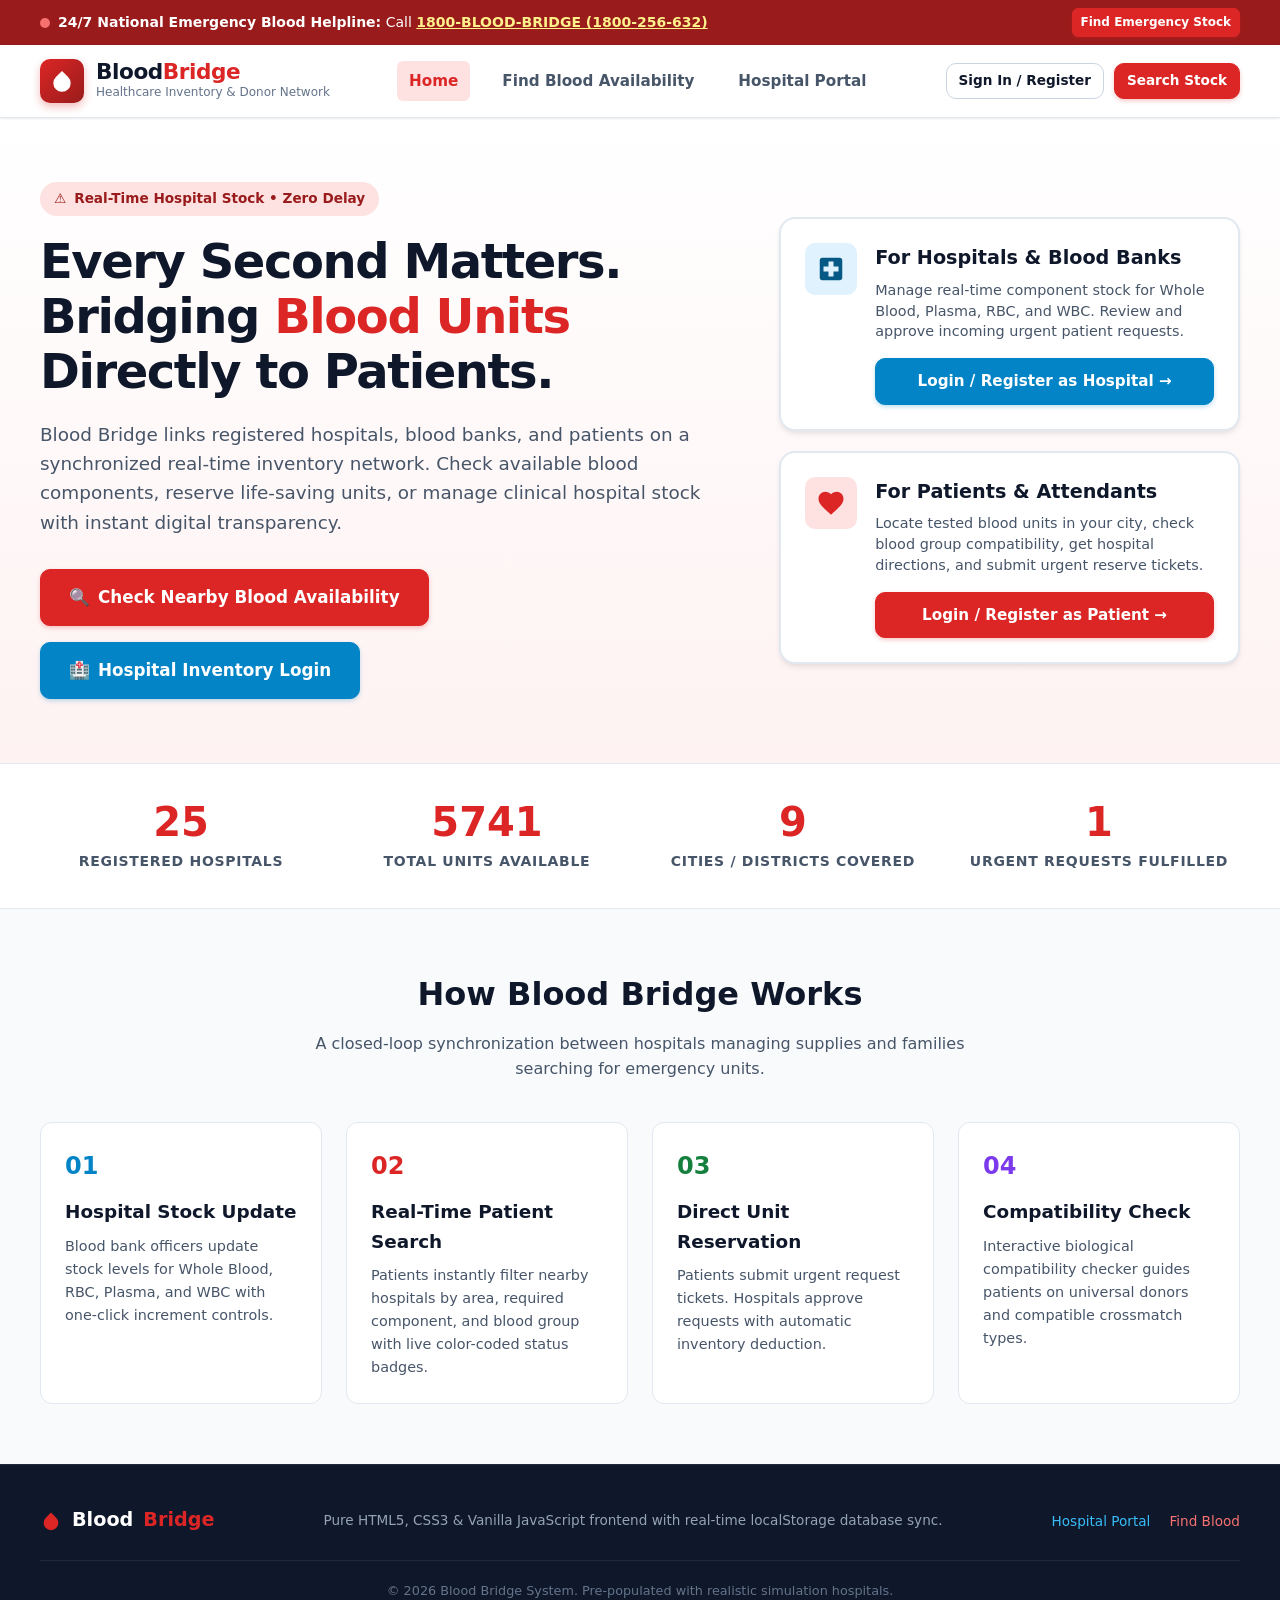
<file: index.html>
<!DOCTYPE html>
<html lang="en">
<head>
  <meta charset="UTF-8">
  <meta name="viewport" content="width=device-width, initial-scale=1.0">
  <title>Blood Bridge | Real-Time Blood Connection & Inventory Network</title>
  <link rel="stylesheet" href="style.css">
</head>
<body>

  <!-- Top Emergency Helpline Banner -->
  <aside class="emergency-banner" role="alert">
    <div class="container emergency-banner-content">
      <div class="emergency-info">
        <span class="pulse-indicator"></span>
        <span><strong>24/7 National Emergency Blood Helpline:</strong> Call <a href="tel:1800256632" class="helpline-link">1800-BLOOD-BRIDGE (1800-256-632)</a></span>
      </div>
      <div class="emergency-actions">
        <a href="patient-search.html?emergency=true" class="btn btn-xs btn-primary">Find Emergency Stock</a>
      </div>
    </div>
  </aside>

  <!-- Global Navigation Header -->
  <header class="navbar">
    <div class="container navbar-container">
      <a href="index.html" class="brand">
        <div class="brand-icon">
          <svg viewBox="0 0 24 24" width="26" height="26" fill="currentColor">
            <path d="M12 2.69l5.66 5.66a8 8 0 1 1-11.31 0z"/>
          </svg>
        </div>
        <div class="brand-text">
          <div class="brand-title">Blood<span>Bridge</span></div>
          <div class="brand-tagline">Healthcare Inventory &amp; Donor Network</div>
        </div>
      </a>

      <nav class="nav-links">
        <a href="index.html" class="nav-item active">Home</a>
        <a href="patient-search.html" class="nav-item">Find Blood Availability</a>
        <a href="hospital-dashboard.html" class="nav-item">Hospital Portal</a>
      </nav>

      <div class="nav-auth-group" id="navAuthContainer">
        <!-- Injected via JavaScript based on currentUser in localStorage -->
        <a href="auth.html" class="btn btn-outline btn-sm">Sign In / Register</a>
        <a href="patient-search.html" class="btn btn-primary btn-sm">Search Stock</a>
      </div>
    </div>
  </header>

  <!-- MAIN LANDING PAGE CONTENT -->
  <main>
    <!-- Hero Section -->
    <section class="hero-section">
      <div class="container hero-grid">
        <div class="hero-text-content">
          <div class="hero-badge-tag">
            <span>&#9888;</span> Real-Time Hospital Stock &bull; Zero Delay
          </div>
          <h1 class="hero-title">
            Every Second Matters.<br>
            Bridging <span>Blood Units</span> Directly to Patients.
          </h1>
          <p class="hero-description">
            Blood Bridge links registered hospitals, blood banks, and patients on a synchronized real-time inventory network. Check available blood components, reserve life-saving units, or manage clinical hospital stock with instant digital transparency.
          </p>

          <div class="hero-actions-row">
            <a href="patient-search.html" class="btn btn-primary btn-lg">
              <span>&#128269;</span> Check Nearby Blood Availability
            </a>
            <a href="auth.html?role=hospital" class="btn btn-teal btn-lg">
              <span>&#127973;</span> Hospital Inventory Login
            </a>
          </div>
        </div>

        <!-- Role Selection Cards on Hero Right -->
        <div class="role-cards-container">
          <!-- Hospital Role Card -->
          <div class="role-card hospital-role">
            <div class="role-card-icon">
              <svg viewBox="0 0 24 24" width="30" height="30" fill="currentColor">
                <path d="M19 3H5c-1.1 0-2 .9-2 2v14c0 1.1.9 2 2 2h14c1.1 0 2-.9 2-2V5c0-1.1-.9-2-2-2zm-1 11h-4v4h-4v-4H6v-4h4V6h4v4h4v4z"/>
              </svg>
            </div>
            <div class="role-card-content">
              <h3>For Hospitals &amp; Blood Banks</h3>
              <p>Manage real-time component stock for Whole Blood, Plasma, RBC, and WBC. Review and approve incoming urgent patient requests.</p>
              <a href="auth.html?role=hospital" class="btn btn-teal btn-block">
                Login / Register as Hospital &rarr;
              </a>
            </div>
          </div>

          <!-- Patient Role Card -->
          <div class="role-card patient-role">
            <div class="role-card-icon">
              <svg viewBox="0 0 24 24" width="30" height="30" fill="currentColor">
                <path d="M12 21.35l-1.45-1.32C5.4 15.36 2 12.28 2 8.5 2 5.42 4.42 3 7.5 3c1.74 0 3.41.81 4.5 2.09C13.09 3.81 14.76 3 16.5 3 19.58 3 22 5.42 22 8.5c0 3.78-3.4 6.86-8.55 11.54L12 21.35z"/>
              </svg>
            </div>
            <div class="role-card-content">
              <h3>For Patients &amp; Attendants</h3>
              <p>Locate tested blood units in your city, check blood group compatibility, get hospital directions, and submit urgent reserve tickets.</p>
              <a href="auth.html?role=patient" class="btn btn-primary btn-block">
                Login / Register as Patient &rarr;
              </a>
            </div>
          </div>
        </div>
      </div>
    </section>

    <!-- Live Network Summary Counters (Dynamically Pulled from localStorage) -->
    <section class="network-stats-section">
      <div class="container">
        <div class="stats-grid">
          <div class="stat-item">
            <div class="stat-number" id="counterHospitals">0</div>
            <div class="stat-label">Registered Hospitals</div>
          </div>
          <div class="stat-item">
            <div class="stat-number" id="counterUnits">0</div>
            <div class="stat-label">Total Units Available</div>
          </div>
          <div class="stat-item">
            <div class="stat-number" id="counterCities">0</div>
            <div class="stat-label">Cities / Districts Covered</div>
          </div>
          <div class="stat-item">
            <div class="stat-number" id="counterFulfilled">0</div>
            <div class="stat-label">Urgent Requests Fulfilled</div>
          </div>
        </div>
      </div>
    </section>

    <!-- How It Works Section -->
    <section style="padding: 60px 0; background-color: var(--bg-slate);">
      <div class="container">
        <div style="text-align: center; max-width: 700px; margin: 0 auto 40px auto;">
          <h2 style="font-size: 2rem; font-weight: 800; margin-bottom: 10px;">How Blood Bridge Works</h2>
          <p style="color: var(--text-muted);">A closed-loop synchronization between hospitals managing supplies and families searching for emergency units.</p>
        </div>

        <div style="display: grid; grid-template-columns: repeat(auto-fit, minmax(260px, 1fr)); gap: 24px;">
          <div style="background: #fff; padding: 24px; border-radius: 12px; border: 1px solid var(--border-slate);">
            <div style="font-size: 1.5rem; color: var(--hospital-blue); margin-bottom: 12px; font-weight: 800;">01</div>
            <h3 style="font-size: 1.15rem; font-weight: 800; margin-bottom: 8px;">Hospital Stock Update</h3>
            <p style="font-size: 0.9rem; color: var(--text-muted);">Blood bank officers update stock levels for Whole Blood, RBC, Plasma, and WBC with one-click increment controls.</p>
          </div>

          <div style="background: #fff; padding: 24px; border-radius: 12px; border: 1px solid var(--border-slate);">
            <div style="font-size: 1.5rem; color: var(--primary-red); margin-bottom: 12px; font-weight: 800;">02</div>
            <h3 style="font-size: 1.15rem; font-weight: 800; margin-bottom: 8px;">Real-Time Patient Search</h3>
            <p style="font-size: 0.9rem; color: var(--text-muted);">Patients instantly filter nearby hospitals by area, required component, and blood group with live color-coded status badges.</p>
          </div>

          <div style="background: #fff; padding: 24px; border-radius: 12px; border: 1px solid var(--border-slate);">
            <div style="font-size: 1.5rem; color: #15803d; margin-bottom: 12px; font-weight: 800;">03</div>
            <h3 style="font-size: 1.15rem; font-weight: 800; margin-bottom: 8px;">Direct Unit Reservation</h3>
            <p style="font-size: 0.9rem; color: var(--text-muted);">Patients submit urgent request tickets. Hospitals approve requests with automatic inventory deduction.</p>
          </div>

          <div style="background: #fff; padding: 24px; border-radius: 12px; border: 1px solid var(--border-slate);">
            <div style="font-size: 1.5rem; color: #7c3aed; margin-bottom: 12px; font-weight: 800;">04</div>
            <h3 style="font-size: 1.15rem; font-weight: 800; margin-bottom: 8px;">Compatibility Check</h3>
            <p style="font-size: 0.9rem; color: var(--text-muted);">Interactive biological compatibility checker guides patients on universal donors and compatible crossmatch types.</p>
          </div>
        </div>
      </div>
    </section>
  </main>

  <!-- Global Footer -->
  <footer class="app-footer">
    <div class="container">
      <div class="footer-content">
        <div class="footer-brand">
          <svg viewBox="0 0 24 24" width="22" height="22" fill="#dc2626">
            <path d="M12 2.69l5.66 5.66a8 8 0 1 1-11.31 0z"/>
          </svg>
          Blood<span>Bridge</span>
        </div>
        <div>
          <p style="font-size: 0.85rem; color: #94a3b8;">Pure HTML5, CSS3 &amp; Vanilla JavaScript frontend with real-time localStorage database sync.</p>
        </div>
        <div>
          <a href="auth.html?role=hospital" style="color: #38bdf8; text-decoration: none; font-size: 0.85rem; margin-right: 14px;">Hospital Portal</a>
          <a href="patient-search.html" style="color: #f87171; text-decoration: none; font-size: 0.85rem;">Find Blood</a>
        </div>
      </div>
      <div class="footer-copyright">
        &copy; 2026 Blood Bridge System. Pre-populated with realistic simulation hospitals.
      </div>
    </div>
  </footer>

  <script src="storage.js"></script>
  <script>
    document.addEventListener('DOMContentLoaded', () => {
      // Pull dynamic network statistics from localStorage
      const stats = StorageDB.getNetworkStats();
      const elHosp = document.getElementById('counterHospitals');
      const elUnits = document.getElementById('counterUnits');
      const elCities = document.getElementById('counterCities');
      const elFulfilled = document.getElementById('counterFulfilled');

      if (elHosp) elHosp.textContent = stats.totalHospitals;
      if (elUnits) elUnits.textContent = stats.totalUnits;
      if (elCities) elCities.textContent = stats.citiesCount;
      if (elFulfilled) elFulfilled.textContent = stats.fulfilledRequests;

      // Update navbar with user status if logged in
      const currentUser = StorageDB.getCurrentUser();
      const authContainer = document.getElementById('navAuthContainer');
      if (currentUser && authContainer) {
        const isHospital = currentUser.role === 'hospital';
        authContainer.innerHTML = `
          <div class="user-profile-pill">
            <span class="user-role-badge ${isHospital ? 'hospital-badge' : ''}">${isHospital ? 'Hospital' : 'Patient'}</span>
            <span class="user-display-name">${StorageDB.escapeHtml(currentUser.name)}</span>
          </div>
          <a href="${isHospital ? 'hospital-dashboard.html' : 'patient-search.html'}" class="btn btn-sm ${isHospital ? 'btn-teal' : 'btn-primary'}">
            Dashboard
          </a>
          <button class="btn btn-sm btn-outline" id="navLogoutBtn">Logout</button>
        `;

        document.getElementById('navLogoutBtn').addEventListener('click', () => {
          StorageDB.logout();
        });
      }
    });
  </script>
</body>
</html>
</file>
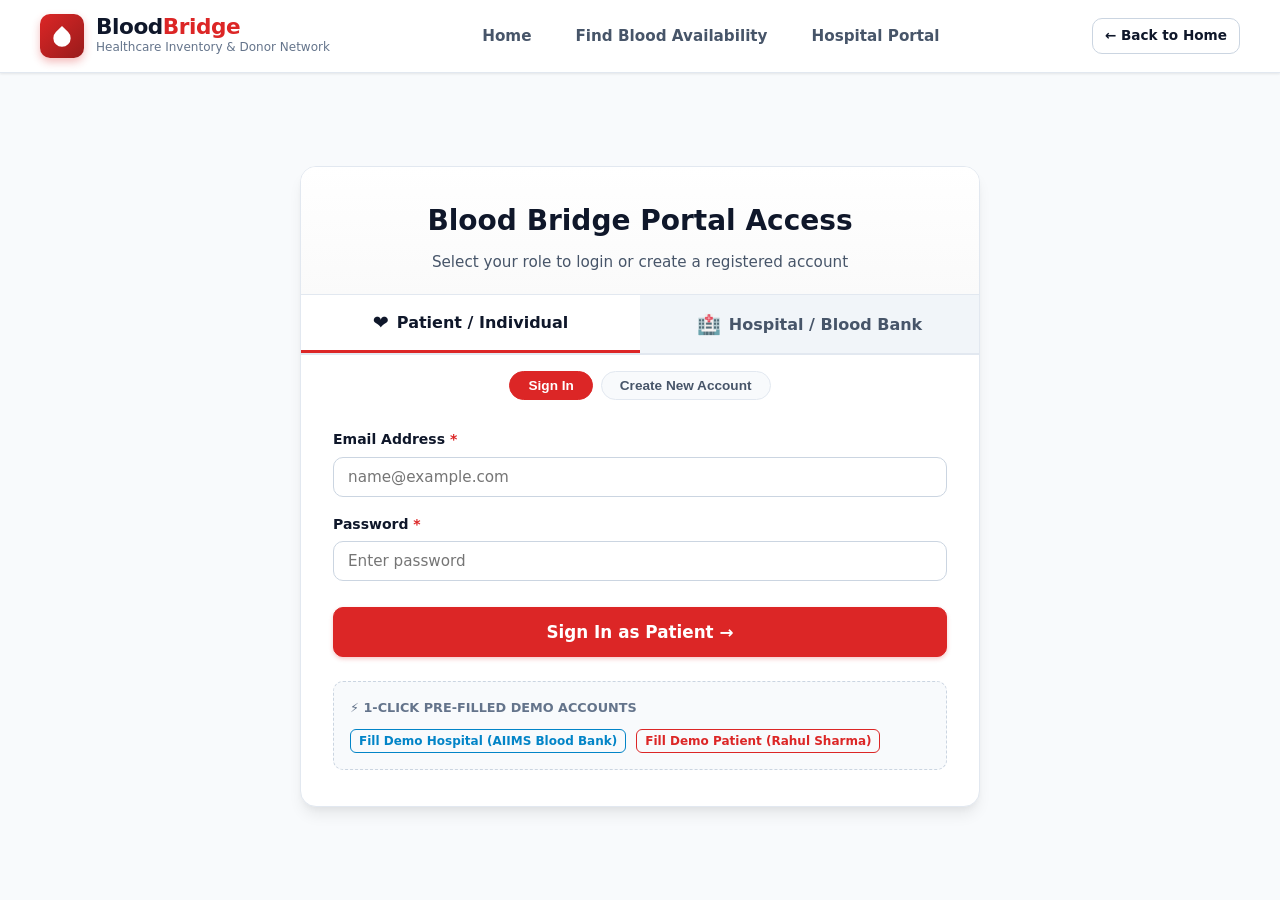
<file: auth.html>
<!DOCTYPE html>
<html lang="en">
<head>
  <meta charset="UTF-8">
  <meta name="viewport" content="width=device-width, initial-scale=1.0">
  <title>Account Authentication | Blood Bridge</title>
  <link rel="stylesheet" href="style.css">
</head>
<body>

  <!-- Global Header -->
  <header class="navbar">
    <div class="container navbar-container">
      <a href="index.html" class="brand">
        <div class="brand-icon">
          <svg viewBox="0 0 24 24" width="26" height="26" fill="currentColor">
            <path d="M12 2.69l5.66 5.66a8 8 0 1 1-11.31 0z"/>
          </svg>
        </div>
        <div class="brand-text">
          <div class="brand-title">Blood<span>Bridge</span></div>
          <div class="brand-tagline">Healthcare Inventory &amp; Donor Network</div>
        </div>
      </a>

      <nav class="nav-links">
        <a href="index.html" class="nav-item">Home</a>
        <a href="patient-search.html" class="nav-item">Find Blood Availability</a>
        <a href="hospital-dashboard.html" class="nav-item">Hospital Portal</a>
      </nav>

      <div class="nav-auth-group">
        <a href="index.html" class="btn btn-outline btn-sm">&larr; Back to Home</a>
      </div>
    </div>
  </header>

  <!-- AUTH MAIN CONTAINER -->
  <main class="auth-wrapper">
    <div class="container">
      
      <!-- Already logged in notice if session active -->
      <div id="alreadyLoggedInBanner" class="hidden" style="max-width: 680px; margin: 0 auto 24px auto; background: #e0f2fe; border: 1.5px solid #0284c7; padding: 18px 24px; border-radius: 12px; display: flex; align-items: center; justify-content: space-between;">
        <div>
          <strong style="color: #0369a1; font-size: 1.05rem;" id="activeUserNotice">Active Session Detected</strong>
          <p style="font-size: 0.9rem; color: #075985; margin-top: 2px;" id="activeUserSub">You are currently logged in.</p>
        </div>
        <div style="display: flex; gap: 8px;">
          <a href="#" id="btnGoToDashboard" class="btn btn-sm btn-teal">Go to Dashboard</a>
          <button id="btnSwitchAccount" class="btn btn-sm btn-outline">Logout</button>
        </div>
      </div>

      <div class="auth-card">
        <!-- Auth Header -->
        <div class="auth-header">
          <h1 id="authMainTitle">Blood Bridge Portal Access</h1>
          <p id="authSubtitle">Select your role to login or create a registered account</p>
        </div>

        <!-- Role Switching Tabs (Hospital vs Patient) -->
        <div class="auth-role-tabs">
          <button type="button" class="auth-role-btn active" id="tabPatientRole" onclick="switchRole('patient')">
            <span style="font-size: 1.2rem;">&#10084;</span> Patient / Individual
          </button>
          <button type="button" class="auth-role-btn hospital-tab" id="tabHospitalRole" onclick="switchRole('hospital')">
            <span style="font-size: 1.2rem;">&#127973;</span> Hospital / Blood Bank
          </button>
        </div>

        <!-- Action Switcher: Login vs Register -->
        <div class="auth-action-switch">
          <button type="button" class="action-pill active" id="pillLogin" onclick="switchAction('login')">Sign In</button>
          <button type="button" class="action-pill" id="pillRegister" onclick="switchAction('register')">Create New Account</button>
        </div>

        <div class="auth-body">

          <!-- Notice when redirected because login is required for requesting blood -->
          <div id="loginRequiredNotice" class="hidden" style="margin-bottom: 20px; background: #fef2f2; border: 1.5px solid #f87171; border-radius: 8px; padding: 12px 16px; color: #991b1b; font-size: 0.9rem; font-weight: 600; display: flex; align-items: center; gap: 10px;">
            <span style="font-size: 1.25rem;">&#9888;</span>
            <span>Sign In Required: Please sign in or register as a patient to submit your blood request ticket.</span>
          </div>

          <!-- 1. PATIENT FORMS -->
          <div id="patientFormsContainer">
            <!-- Patient Login Form -->
            <form id="patientLoginForm" class="styled-auth-form">
              <div class="form-group">
                <label for="pLoginEmail">Email Address <span class="required">*</span></label>
                <input type="email" id="pLoginEmail" class="form-control" required placeholder="name@example.com">
              </div>
              <div class="form-group">
                <label for="pLoginPassword">Password <span class="required">*</span></label>
                <input type="password" id="pLoginPassword" class="form-control" required placeholder="Enter password">
              </div>
              <button type="submit" class="btn btn-primary btn-block btn-lg" style="margin-top: 10px;">
                Sign In as Patient &rarr;
              </button>
            </form>

            <!-- Patient Register Form -->
            <form id="patientRegisterForm" class="styled-auth-form hidden">
              <div class="form-row">
                <div class="form-group">
                  <label for="pRegName">Full Name <span class="required">*</span></label>
                  <input type="text" id="pRegName" class="form-control" required placeholder="e.g. Rahul Sharma">
                </div>
                <div class="form-group">
                  <label for="pRegPhone">Phone Number <span class="required">*</span></label>
                  <input type="tel" id="pRegPhone" class="form-control" required placeholder="e.g. +91-98765-43210">
                </div>
              </div>

              <div class="form-row">
                <div class="form-group">
                  <label for="pRegBloodGroup">Blood Group <span class="required">*</span></label>
                  <select id="pRegBloodGroup" class="form-control" required>
                    <option value="">Select Blood Group</option>
                    <option value="A+">A+</option>
                    <option value="A-">A-</option>
                    <option value="B+">B+</option>
                    <option value="B-">B-</option>
                    <option value="O+">O+</option>
                    <option value="O-">O- (Universal Donor)</option>
                    <option value="AB+">AB+ (Universal Recipient)</option>
                    <option value="AB-">AB-</option>
                  </select>
                </div>
                <div class="form-group">
                  <label for="pRegCity">City / Area <span class="required">*</span></label>
                  <input type="text" id="pRegCity" class="form-control" required placeholder="e.g. South Delhi, Noida, Gurugram">
                </div>
              </div>

              <div class="form-row">
                <div class="form-group">
                  <label for="pRegEmail">Email Address <span class="required">*</span></label>
                  <input type="email" id="pRegEmail" class="form-control" required placeholder="rahul@example.com">
                </div>
                <div class="form-group">
                  <label for="pRegPassword">Create Password <span class="required">*</span></label>
                  <input type="password" id="pRegPassword" class="form-control" required minlength="6" placeholder="Min 6 characters">
                </div>
              </div>

              <button type="submit" class="btn btn-primary btn-block btn-lg" style="margin-top: 10px;">
                Complete Patient Registration &rarr;
              </button>
            </form>
          </div>

          <!-- 2. HOSPITAL FORMS -->
          <div id="hospitalFormsContainer" class="hidden">
            <!-- Hospital Login Form -->
            <form id="hospitalLoginForm" class="styled-auth-form">
              <div class="form-group">
                <label for="hLoginEmail">Official Hospital Email <span class="required">*</span></label>
                <input type="email" id="hLoginEmail" class="form-control" required placeholder="bloodbank@aiims.edu">
              </div>
              <div class="form-group">
                <label for="hLoginPassword">Password <span class="required">*</span></label>
                <input type="password" id="hLoginPassword" class="form-control" required placeholder="Enter password">
              </div>
              <button type="submit" class="btn btn-teal btn-block btn-lg" style="margin-top: 10px;">
                Sign In to Hospital Portal &rarr;
              </button>
            </form>

            <!-- Hospital Register Form -->
            <form id="hospitalRegisterForm" class="styled-auth-form hidden">
              <div class="form-row">
                <div class="form-group">
                  <label for="hRegName">Hospital / Blood Bank Name <span class="required">*</span></label>
                  <input type="text" id="hRegName" class="form-control" required placeholder="e.g. AIIMS Blood Bank">
                </div>
                <div class="form-group">
                  <label for="hRegLicense">License / Registration ID <span class="required">*</span></label>
                  <input type="text" id="hRegLicense" class="form-control" required placeholder="e.g. LIC-DL-2024-101">
                </div>
              </div>

              <div class="form-row">
                <div class="form-group">
                  <label for="hRegCity">City / Area <span class="required">*</span></label>
                  <input type="text" id="hRegCity" class="form-control" required placeholder="e.g. South Delhi, Noida, Gurugram">
                </div>
                <div class="form-group">
                  <label for="hRegPhone">Emergency Blood Bank Contact <span class="required">*</span></label>
                  <input type="tel" id="hRegPhone" class="form-control" required placeholder="e.g. +91-98234-56789">
                </div>
              </div>

              <div class="form-group">
                <label for="hRegAddress">Full Address &amp; Location <span class="required">*</span></label>
                <input type="text" id="hRegAddress" class="form-control" required placeholder="e.g. Sri Aurobindo Marg, Ansari Nagar, New Delhi - 110029">
              </div>

              <div class="form-row">
                <div class="form-group">
                  <label for="hRegEmail">Official Contact Email <span class="required">*</span></label>
                  <input type="email" id="hRegEmail" class="form-control" required placeholder="bloodbank@hospital.org">
                </div>
                <div class="form-group">
                  <label for="hRegPassword">Create Password <span class="required">*</span></label>
                  <input type="password" id="hRegPassword" class="form-control" required minlength="6" placeholder="Min 6 characters">
                </div>
              </div>

              <button type="submit" class="btn btn-teal btn-block btn-lg" style="margin-top: 10px;">
                Register Hospital &amp; Access Dashboard &rarr;
              </button>
            </form>
          </div>

          <!-- 1-Click Demo Accounts Box for Rapid Evaluation -->
          <div class="demo-accounts-card">
            <div class="demo-title">&#9889; 1-Click Pre-Filled Demo Accounts</div>
            <div class="demo-buttons-row">
              <button type="button" class="btn btn-xs btn-outline-teal" onclick="fillDemo('hospital')">
                Fill Demo Hospital (AIIMS Blood Bank)
              </button>
              <button type="button" class="btn btn-xs btn-outline-red" onclick="fillDemo('patient')">
                Fill Demo Patient (Rahul Sharma)
              </button>
            </div>
          </div>

        </div>
      </div>

    </div>
  </main>

  <script src="storage.js"></script>
  <script>
    let currentRole = 'patient'; // 'patient' or 'hospital'
    let currentAction = 'login'; // 'login' or 'register'

    function switchRole(role) {
      currentRole = role;
      const tabPatient = document.getElementById('tabPatientRole');
      const tabHospital = document.getElementById('tabHospitalRole');
      const patientContainer = document.getElementById('patientFormsContainer');
      const hospitalContainer = document.getElementById('hospitalFormsContainer');

      if (role === 'hospital') {
        tabHospital.classList.add('active');
        tabPatient.classList.remove('active');
        hospitalContainer.classList.remove('hidden');
        patientContainer.classList.add('hidden');
      } else {
        tabPatient.classList.add('active');
        tabHospital.classList.remove('active');
        patientContainer.classList.remove('hidden');
        hospitalContainer.classList.add('hidden');
      }
      updateFormVisibility();
    }

    function switchAction(action) {
      currentAction = action;
      const pillLogin = document.getElementById('pillLogin');
      const pillRegister = document.getElementById('pillRegister');

      if (action === 'register') {
        pillRegister.classList.add('active');
        pillLogin.classList.remove('active');
      } else {
        pillLogin.classList.add('active');
        pillRegister.classList.remove('active');
      }
      updateFormVisibility();
    }

    function updateFormVisibility() {
      // Patient forms
      document.getElementById('patientLoginForm').classList.toggle('hidden', currentRole !== 'patient' || currentAction !== 'login');
      document.getElementById('patientRegisterForm').classList.toggle('hidden', currentRole !== 'patient' || currentAction !== 'register');

      // Hospital forms
      document.getElementById('hospitalLoginForm').classList.toggle('hidden', currentRole !== 'hospital' || currentAction !== 'login');
      document.getElementById('hospitalRegisterForm').classList.toggle('hidden', currentRole !== 'hospital' || currentAction !== 'register');
    }

    function fillDemo(type) {
      if (type === 'hospital') {
        switchRole('hospital');
        switchAction('login');
        document.getElementById('hLoginEmail').value = 'bloodbank@aiims.edu';
        document.getElementById('hLoginPassword').value = 'hospital123';
        StorageDB.showToast('Pre-filled credentials for AIIMS Blood Bank (Delhi).', 'info');
      } else {
        switchRole('patient');
        switchAction('login');
        document.getElementById('pLoginEmail').value = 'rahul.sharma@gmail.com';
        document.getElementById('pLoginPassword').value = 'patient123';
        StorageDB.showToast('Pre-filled credentials for Patient Rahul Sharma.', 'info');
      }
    }

    function getPatientRedirectUrl() {
      const urlParams = new URLSearchParams(window.location.search);
      const returnUrl = urlParams.get('returnUrl');
      if (!returnUrl) return 'patient-search.html';

      let dest = returnUrl;
      const extra = [];
      const hospId = urlParams.get('hospId');
      const group = urlParams.get('group');
      const comp = urlParams.get('comp');

      if (hospId) extra.push(`hospId=${encodeURIComponent(hospId)}`);
      if (group) extra.push(`group=${encodeURIComponent(group)}`);
      if (comp) extra.push(`comp=${encodeURIComponent(comp)}`);

      if (extra.length > 0) {
        dest += (dest.includes('?') ? '&' : '?') + extra.join('&');
      }
      return dest;
    }

    document.addEventListener('DOMContentLoaded', () => {
      // Check URL parameters for pre-selected role (e.g. auth.html?role=hospital)
      const urlParams = new URLSearchParams(window.location.search);
      const roleParam = urlParams.get('role');
      if (roleParam === 'hospital' || roleParam === 'patient') {
        switchRole(roleParam);
      }
      const actionParam = urlParams.get('action');
      if (actionParam === 'register') {
        switchAction('register');
      }

      // Check if redirected because login is required to request blood
      if (urlParams.get('msg') === 'login_required') {
        const noticeEl = document.getElementById('loginRequiredNotice');
        if (noticeEl) noticeEl.classList.remove('hidden');
        StorageDB.showToast('Please sign in or register as a patient to submit your blood request.', 'warning', 4500);
      }

      // Check if user is already logged in
      const currentUser = StorageDB.getCurrentUser();
      if (currentUser) {
        const banner = document.getElementById('alreadyLoggedInBanner');
        const notice = document.getElementById('activeUserNotice');
        const sub = document.getElementById('activeUserSub');
        const btnDash = document.getElementById('btnGoToDashboard');

        banner.classList.remove('hidden');
        notice.textContent = `Logged in as: ${currentUser.name} (${currentUser.role === 'hospital' ? 'Hospital' : 'Patient'})`;
        sub.textContent = `Email: ${currentUser.email}`;
        btnDash.href = currentUser.role === 'hospital' ? 'hospital-dashboard.html' : getPatientRedirectUrl();

        document.getElementById('btnSwitchAccount').addEventListener('click', () => {
          StorageDB.logout();
        });
      }

      // Bind Patient Login
      document.getElementById('patientLoginForm').addEventListener('submit', (e) => {
        e.preventDefault();
        const email = document.getElementById('pLoginEmail').value.trim();
        const password = document.getElementById('pLoginPassword').value.trim();

        const patient = StorageDB.getPatientByEmail(email);
        if (!patient || patient.password !== password) {
          StorageDB.showToast('Invalid email or password for patient account.', 'danger');
          return;
        }

        StorageDB.setCurrentUser(patient);
        const destination = getPatientRedirectUrl();
        StorageDB.showToast(`Welcome back, ${patient.name}! Redirecting to blood availability search...`, 'success');
        setTimeout(() => {
          window.location.href = destination;
        }, 500);
      });

      // Bind Patient Register
      document.getElementById('patientRegisterForm').addEventListener('submit', (e) => {
        e.preventDefault();
        const name = document.getElementById('pRegName').value.trim();
        const phone = document.getElementById('pRegPhone').value.trim();
        const bloodGroup = document.getElementById('pRegBloodGroup').value;
        const city = document.getElementById('pRegCity').value.trim();
        const email = document.getElementById('pRegEmail').value.trim();
        const password = document.getElementById('pRegPassword').value.trim();

        if (StorageDB.getPatientByEmail(email)) {
          StorageDB.showToast('A patient account with this email already exists.', 'warning');
          return;
        }

        const newPatient = {
          id: 'pat_' + Date.now(),
          name,
          phone,
          bloodGroup,
          city,
          email,
          password,
          role: 'patient',
          createdAt: new Date().toISOString()
        };

        StorageDB.savePatient(newPatient);
        StorageDB.setCurrentUser(newPatient);
        const destination = getPatientRedirectUrl();
        StorageDB.showToast('Account registered successfully! Welcome to Blood Bridge.', 'success');
        setTimeout(() => {
          window.location.href = destination;
        }, 500);
      });

      // Bind Hospital Login
      document.getElementById('hospitalLoginForm').addEventListener('submit', (e) => {
        e.preventDefault();
        const email = document.getElementById('hLoginEmail').value.trim();
        const password = document.getElementById('hLoginPassword').value.trim();

        const hospital = StorageDB.getHospitalByEmail(email);
        if (!hospital || hospital.password !== password) {
          StorageDB.showToast('Invalid credentials for hospital portal. Check email or password.', 'danger');
          return;
        }

        StorageDB.setCurrentUser(hospital);
        StorageDB.showToast(`Logged in to ${hospital.name}. Redirecting to inventory dashboard...`, 'success');
        setTimeout(() => {
          window.location.href = 'hospital-dashboard.html';
        }, 600);
      });

      // Bind Hospital Register
      document.getElementById('hospitalRegisterForm').addEventListener('submit', (e) => {
        e.preventDefault();
        const name = document.getElementById('hRegName').value.trim();
        const licenseId = document.getElementById('hRegLicense').value.trim();
        const city = document.getElementById('hRegCity').value.trim();
        const phone = document.getElementById('hRegPhone').value.trim();
        const address = document.getElementById('hRegAddress').value.trim();
        const email = document.getElementById('hRegEmail').value.trim();
        const password = document.getElementById('hRegPassword').value.trim();

        if (StorageDB.getHospitalByEmail(email)) {
          StorageDB.showToast('A hospital with this official email address already exists.', 'warning');
          return;
        }

        // Initialize empty inventory for new hospital
        const initialInventory = {};
        BLOOD_COMPONENTS.forEach(comp => {
          initialInventory[comp] = {};
          BLOOD_GROUPS.forEach(grp => {
            initialInventory[comp][grp] = 0;
          });
        });

        const newHospital = {
          id: 'hosp_' + Date.now(),
          name,
          licenseId,
          city,
          address,
          phone,
          email,
          password,
          role: 'hospital',
          lastUpdated: new Date().toISOString(),
          inventory: initialInventory
        };

        StorageDB.saveHospital(newHospital);
        StorageDB.setCurrentUser(newHospital);
        StorageDB.showToast(`Hospital "${name}" registered! Opening your inventory dashboard...`, 'success');
        setTimeout(() => {
          window.location.href = 'hospital-dashboard.html';
        }, 600);
      });
    });
  </script>
</body>
</html>
</file>
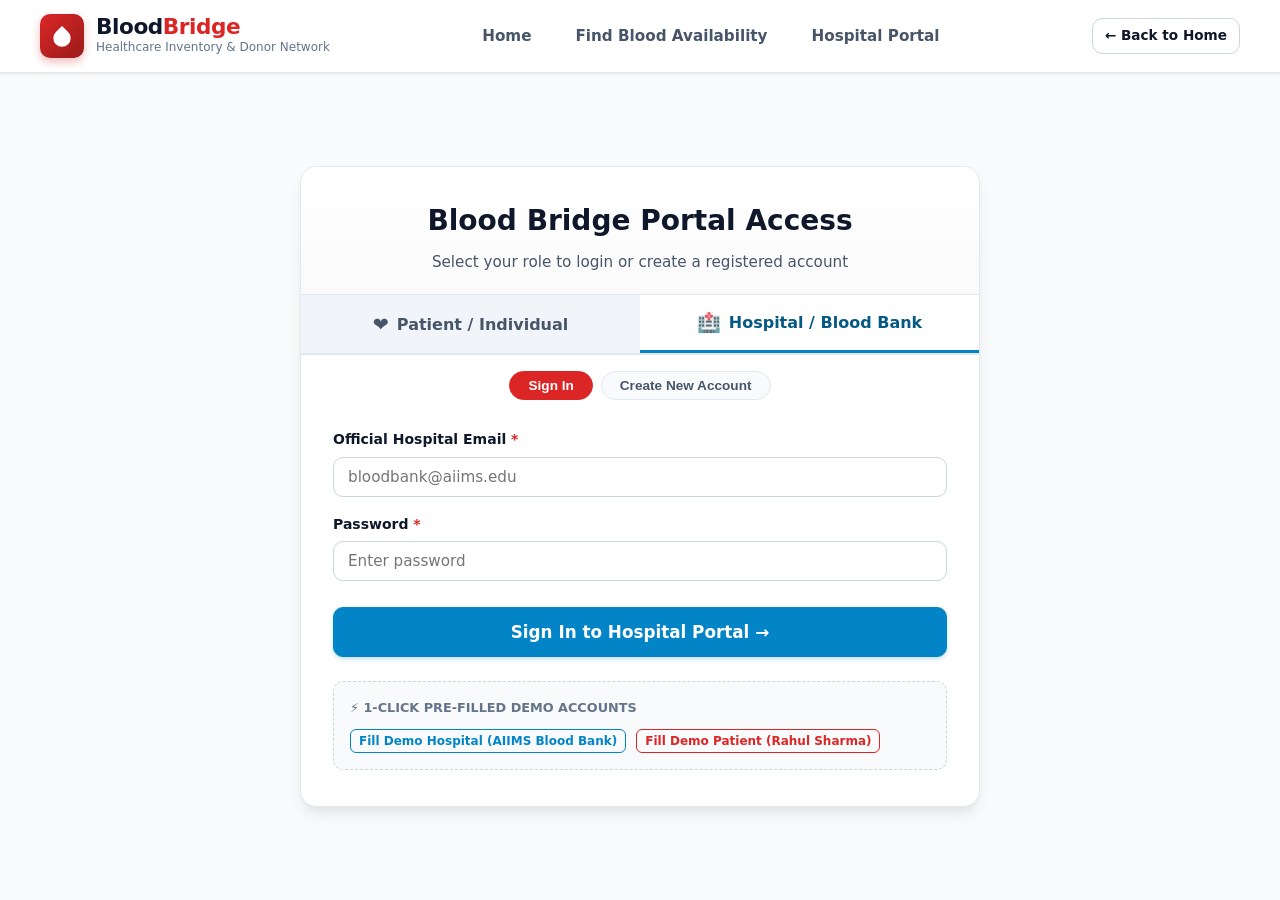
<file: hospital-dashboard.html>
<!DOCTYPE html>
<html lang="en">
<head>
  <meta charset="UTF-8">
  <meta name="viewport" content="width=device-width, initial-scale=1.0">
  <title>Hospital Inventory Management | Blood Bridge</title>
  <link rel="stylesheet" href="style.css">
</head>
<body>

  <!-- Top Emergency Line Banner -->
  <aside class="emergency-banner" role="alert">
    <div class="container emergency-banner-content">
      <div class="emergency-info">
        <span class="pulse-indicator"></span>
        <span><strong>Hospital Portal Active:</strong> Any inventory changes made here instantly reflect in real-time across patient searches.</span>
      </div>
      <div>
        <a href="patient-search.html" target="_blank" class="btn btn-xs btn-outline" style="color: #fff; border-color: rgba(255,255,255,0.4);">
          Open Public Patient Portal &rarr;
        </a>
      </div>
    </div>
  </aside>

  <!-- Hospital Dashboard Header -->
  <header class="dashboard-header">
    <div class="container dash-header-content">
      <div class="hospital-meta">
        <div class="hospital-title-row">
          <h1 id="hospNameTitle">Hospital Name</h1>
          <span class="hospital-license-pill" id="hospLicensePill">LIC-000000</span>
        </div>
        <div class="hospital-details-line" id="hospDetailsLine">
          City: Metro City &bull; Phone: +91-98000-00000 &bull; Email: hospital@example.com
        </div>
      </div>

      <div class="dash-actions-row">
        <button id="btnDownloadCsv" class="btn btn-teal btn-sm">
          <span>&#128190;</span> Download Inventory Report (CSV)
        </button>
        <button id="btnLogout" class="btn btn-outline btn-sm" style="color: #fff; border-color: #64748b;">
          <span>&#8617;</span> Logout
        </button>
      </div>
    </div>
  </header>

  <!-- MAIN DASHBOARD CONTENT -->
  <main class="container" style="padding-top: 24px; padding-bottom: 60px;">

    <!-- Inventory Quick Overview Bar -->
    <div style="display: grid; grid-template-columns: repeat(auto-fit, minmax(220px, 1fr)); gap: 16px; margin-bottom: 24px;">
      <div style="background: #fff; border: 1px solid var(--border-slate); padding: 18px; border-radius: 12px; box-shadow: var(--shadow-sm);">
        <div style="font-size: 0.8rem; font-weight: 800; text-transform: uppercase; color: var(--text-subtle);">Total Units in Stock</div>
        <div style="font-size: 2rem; font-weight: 900; color: var(--hospital-blue); margin-top: 4px;" id="statTotalUnits">0</div>
        <small style="color: var(--text-muted);">Across all 4 components</small>
      </div>

      <div style="background: #fff; border: 1px solid var(--border-slate); padding: 18px; border-radius: 12px; box-shadow: var(--shadow-sm);">
        <div style="font-size: 0.8rem; font-weight: 800; text-transform: uppercase; color: var(--text-subtle);">Critical Shortage (0-2 Units)</div>
        <div style="font-size: 2rem; font-weight: 900; color: var(--primary-red);" id="statCriticalGroups">0</div>
        <small style="color: var(--text-muted);">Blood groups needing replenishment</small>
      </div>

      <div style="background: #fff; border: 1px solid var(--border-slate); padding: 18px; border-radius: 12px; box-shadow: var(--shadow-sm);">
        <div style="font-size: 0.8rem; font-weight: 800; text-transform: uppercase; color: var(--text-subtle);">Pending Patient Requests</div>
        <div style="font-size: 2rem; font-weight: 900; color: #b45309;" id="statPendingRequests">0</div>
        <small style="color: var(--text-muted);">Awaiting doctor/staff review</small>
      </div>

      <div style="background: #fff; border: 1px solid var(--border-slate); padding: 18px; border-radius: 12px; box-shadow: var(--shadow-sm);">
        <div style="font-size: 0.8rem; font-weight: 800; text-transform: uppercase; color: var(--text-subtle);">Inventory Last Synced</div>
        <div style="font-size: 1.25rem; font-weight: 800; color: var(--text-dark); margin-top: 10px;" id="statLastUpdated">Just now</div>
        <small style="color: #15803d; font-weight: 600;">&#10003; Real-Time localStorage Sync</small>
      </div>
    </div>

    <!-- Component Selection Tabs (Whole Blood, Plasma, RBC, WBC) -->
    <div style="background: #fff; border: 1px solid var(--border-slate); border-radius: 12px; padding: 20px 24px; box-shadow: var(--shadow-sm);">
      <div style="display: flex; align-items: center; justify-content: space-between; flex-wrap: wrap; gap: 12px; margin-bottom: 16px;">
        <div>
          <h2 style="font-size: 1.35rem; font-weight: 800;">Blood Component Inventory Management</h2>
          <p style="color: var(--text-muted); font-size: 0.9rem;">Select a component below to inspect and update stock levels for all 8 blood groups.</p>
        </div>
        <span style="font-size: 0.8rem; background: var(--bg-slate); border: 1px solid var(--border-slate); padding: 6px 12px; border-radius: 9999px; color: var(--text-muted);">
          Auto-saves directly on input &bull; No page refresh required
        </span>
      </div>

      <div class="component-tab-bar" id="componentTabBar">
        <button class="comp-tab-btn active" data-component="Whole Blood">
          <span>&#129656;</span> Whole Blood
        </button>
        <button class="comp-tab-btn" data-component="Plasma">
          <span>&#9878;</span> Plasma (FFP)
        </button>
        <button class="comp-tab-btn" data-component="RBC">
          <span>&#10084;</span> Red Blood Cells (RBC)
        </button>
        <button class="comp-tab-btn" data-component="WBC">
          <span>&#128737;</span> White Blood Cells (WBC)
        </button>
      </div>

      <!-- 8 Blood Groups Inventory Cards Grid -->
      <div class="inventory-grid" id="inventoryGrid">
        <!-- Rendered dynamically via hospital.js -->
      </div>
    </div>

    <!-- Incoming Patient Requests Panel -->
    <section class="requests-panel">
      <div class="panel-header">
        <div>
          <h2>Incoming Urgent Patient Requests</h2>
          <p style="font-size: 0.9rem; color: var(--text-muted); margin-top: 2px;">
            Patient blood requests targeting your facility. Approving a ticket automatically deducts requested units from your live inventory.
          </p>
        </div>
        <div style="display: flex; gap: 10px; align-items: center;">
          <span class="badge-status badge-low" id="pendingRequestsCountBadge">0 Pending</span>
          <button id="btnRefreshRequests" class="btn btn-xs btn-outline">Refresh Requests</button>
        </div>
      </div>

      <div style="overflow-x: auto;">
        <table class="requests-table">
          <thead>
            <tr>
              <th>Patient Details</th>
              <th>Contact Phone</th>
              <th>Group &amp; Component</th>
              <th>Units Needed</th>
              <th>Urgency</th>
              <th>Submitted</th>
              <th>Status</th>
              <th>Actions</th>
            </tr>
          </thead>
          <tbody id="requestsTableBody">
            <!-- Rendered dynamically via hospital.js -->
          </tbody>
        </table>
      </div>
    </section>

  </main>

  <!-- Global Footer -->
  <footer class="app-footer">
    <div class="container">
      <div class="footer-content">
        <div class="footer-brand">
          <svg viewBox="0 0 24 24" width="22" height="22" fill="#dc2626">
            <path d="M12 2.69l5.66 5.66a8 8 0 1 1-11.31 0z"/>
          </svg>
          Blood<span>Bridge</span> Hospital Command
        </div>
        <div>
          <a href="patient-search.html" style="color: #38bdf8; text-decoration: none; font-size: 0.85rem;">Patient Availability Portal</a>
        </div>
      </div>
      <div class="footer-copyright">
        &copy; 2026 Blood Bridge System.
      </div>
    </div>
  </footer>

  <script src="storage.js"></script>
  <script src="hospital.js"></script>
</body>
</html>
</file>
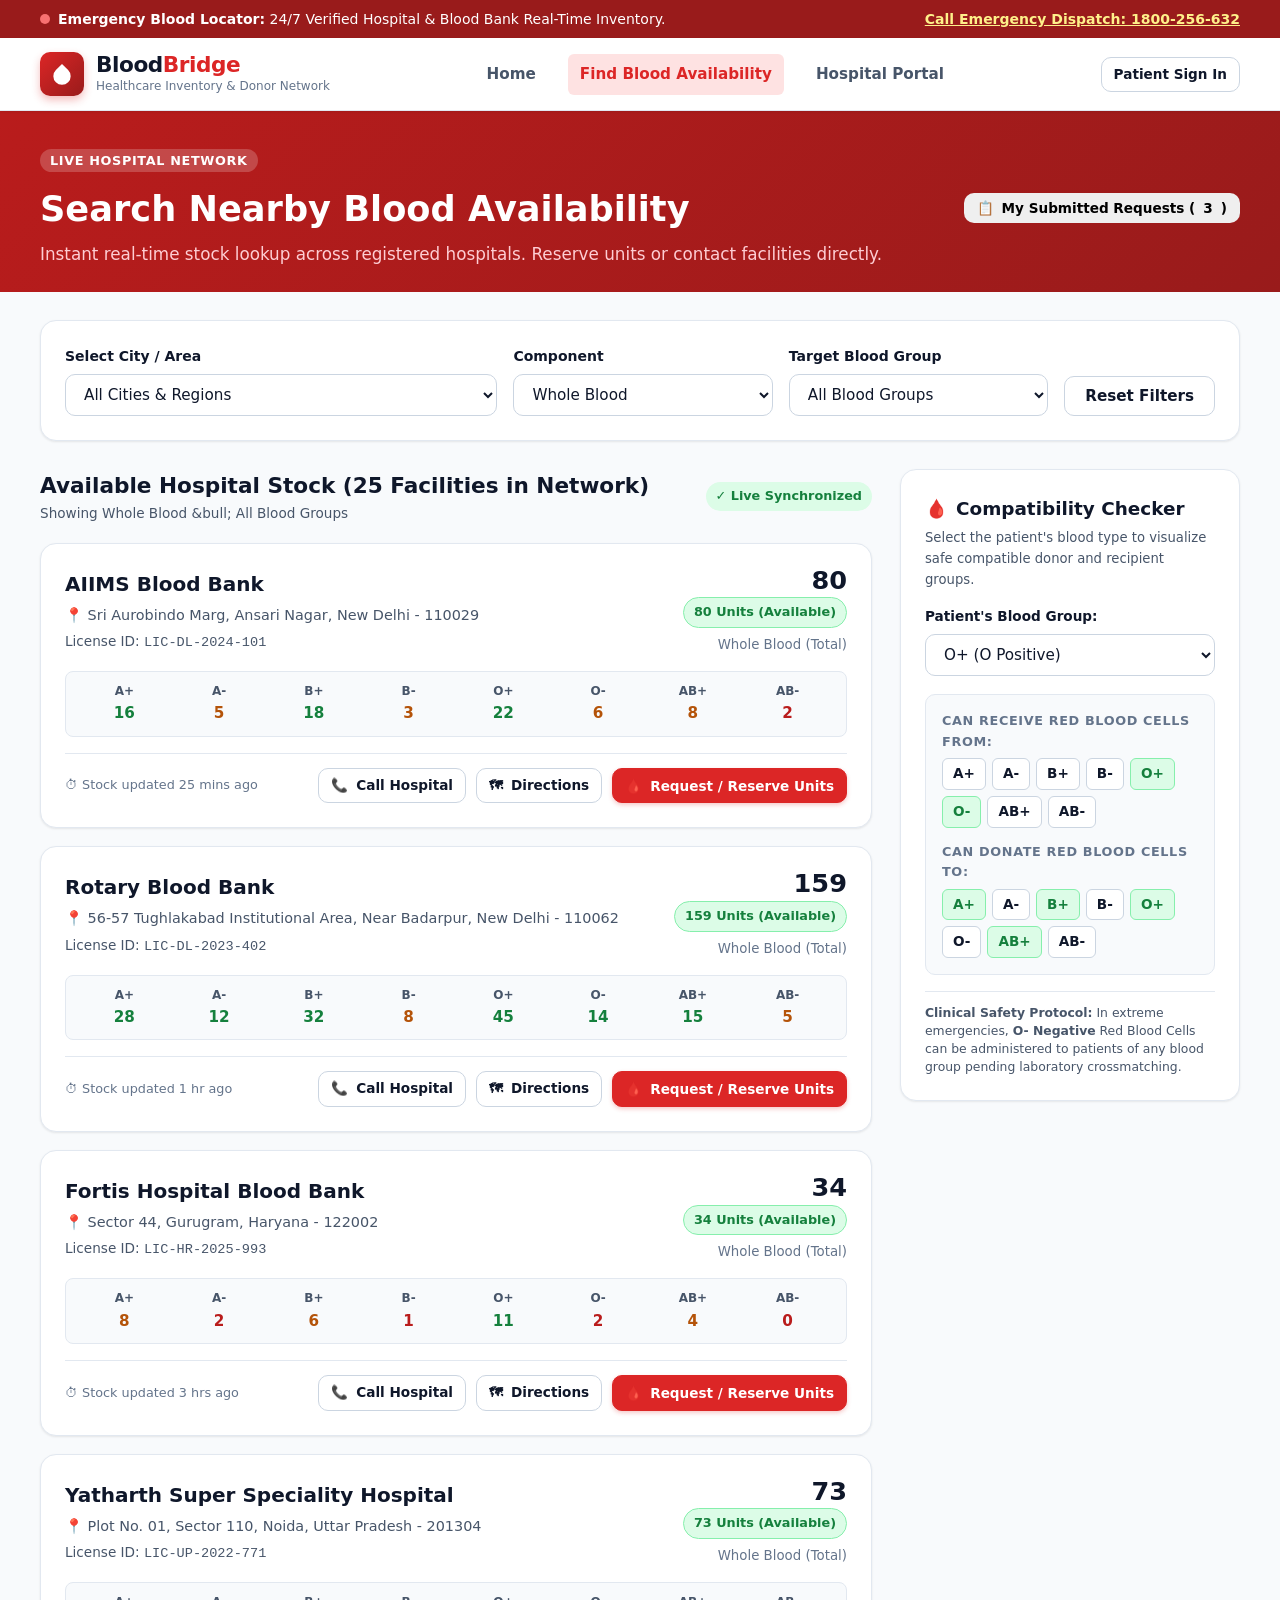
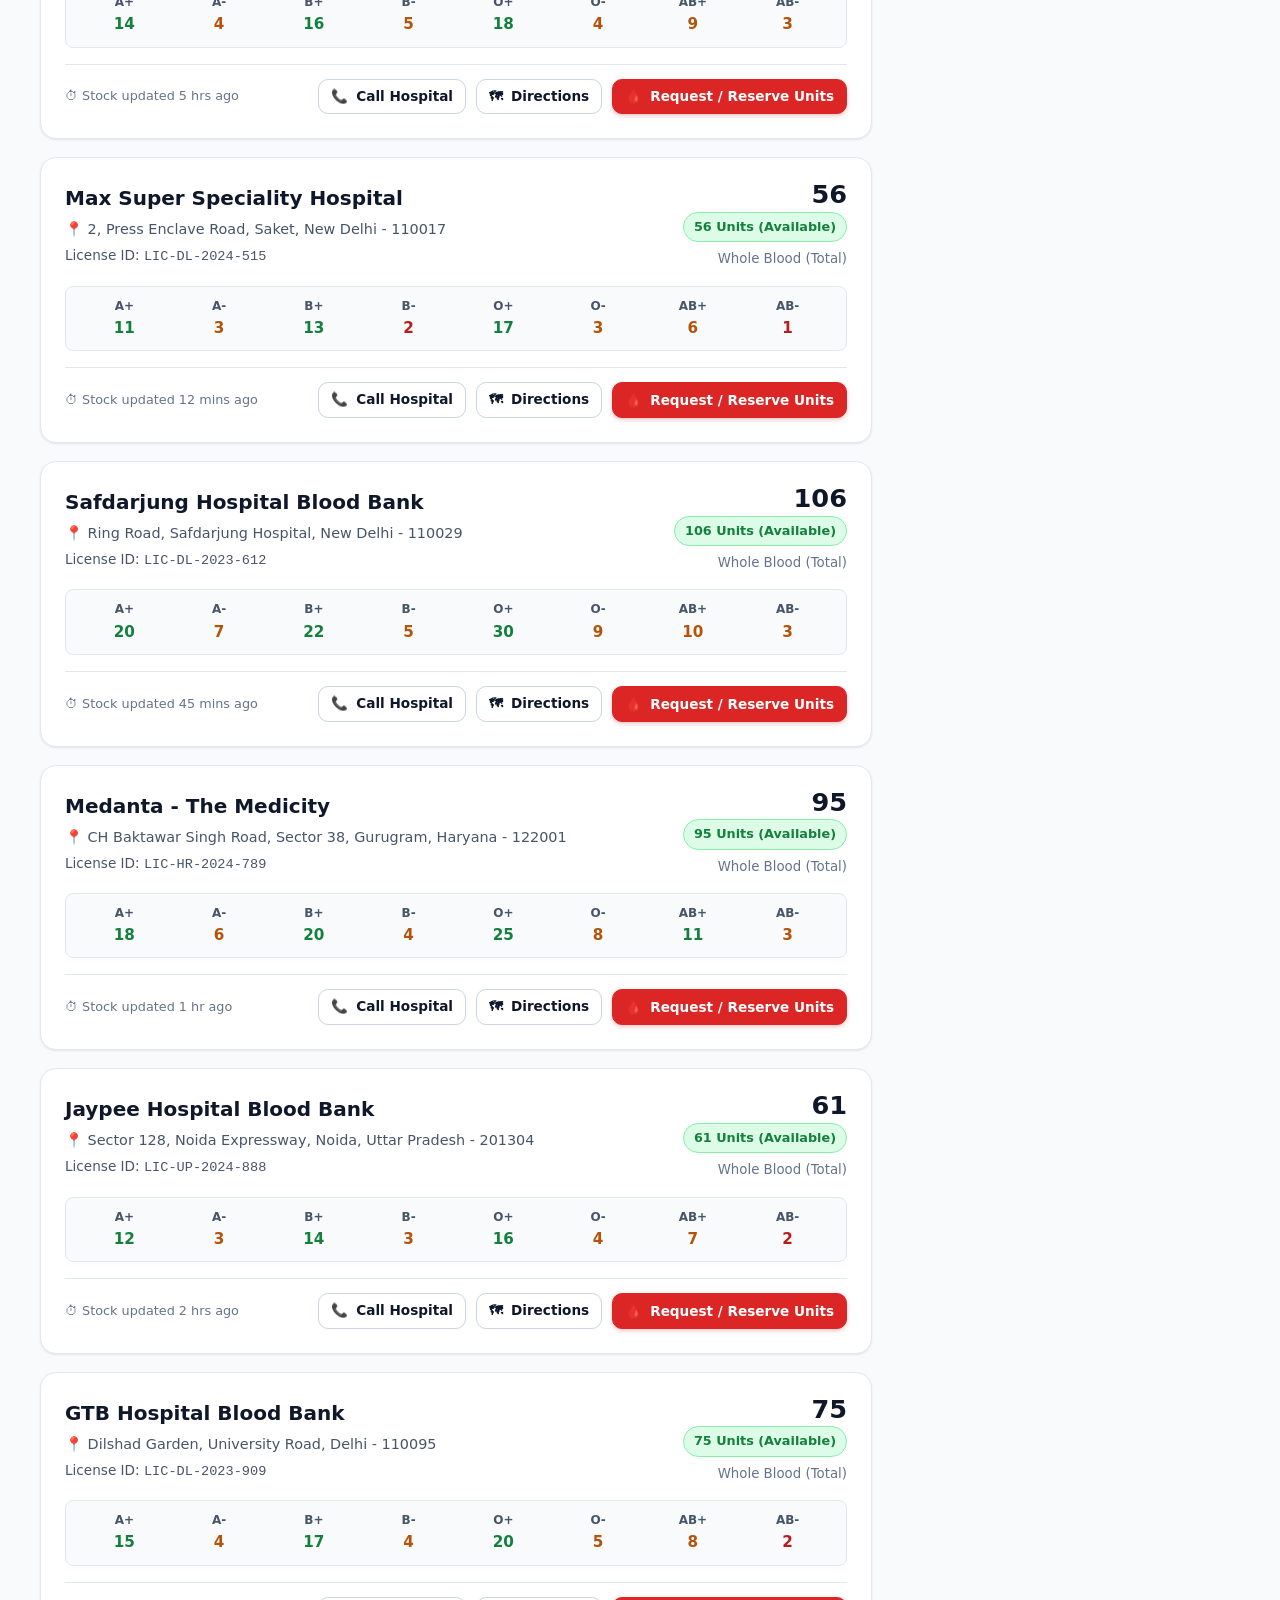
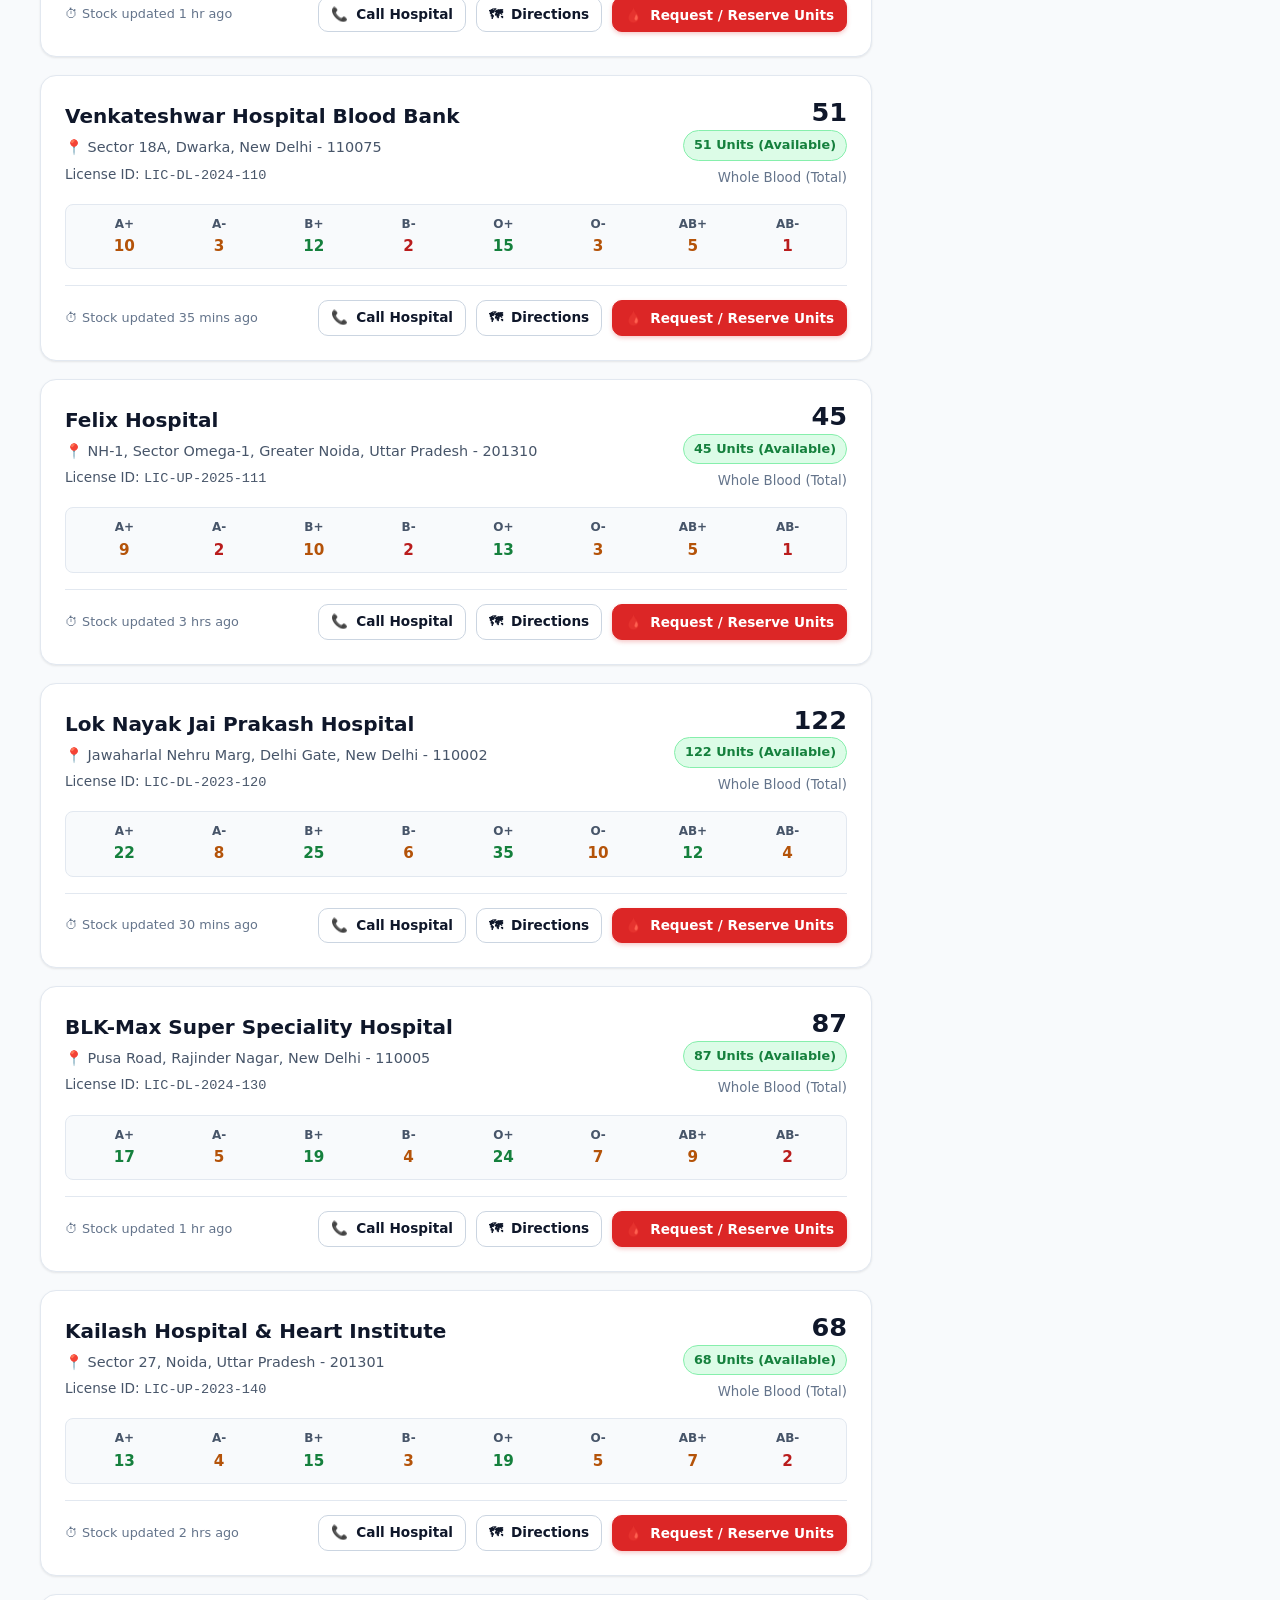
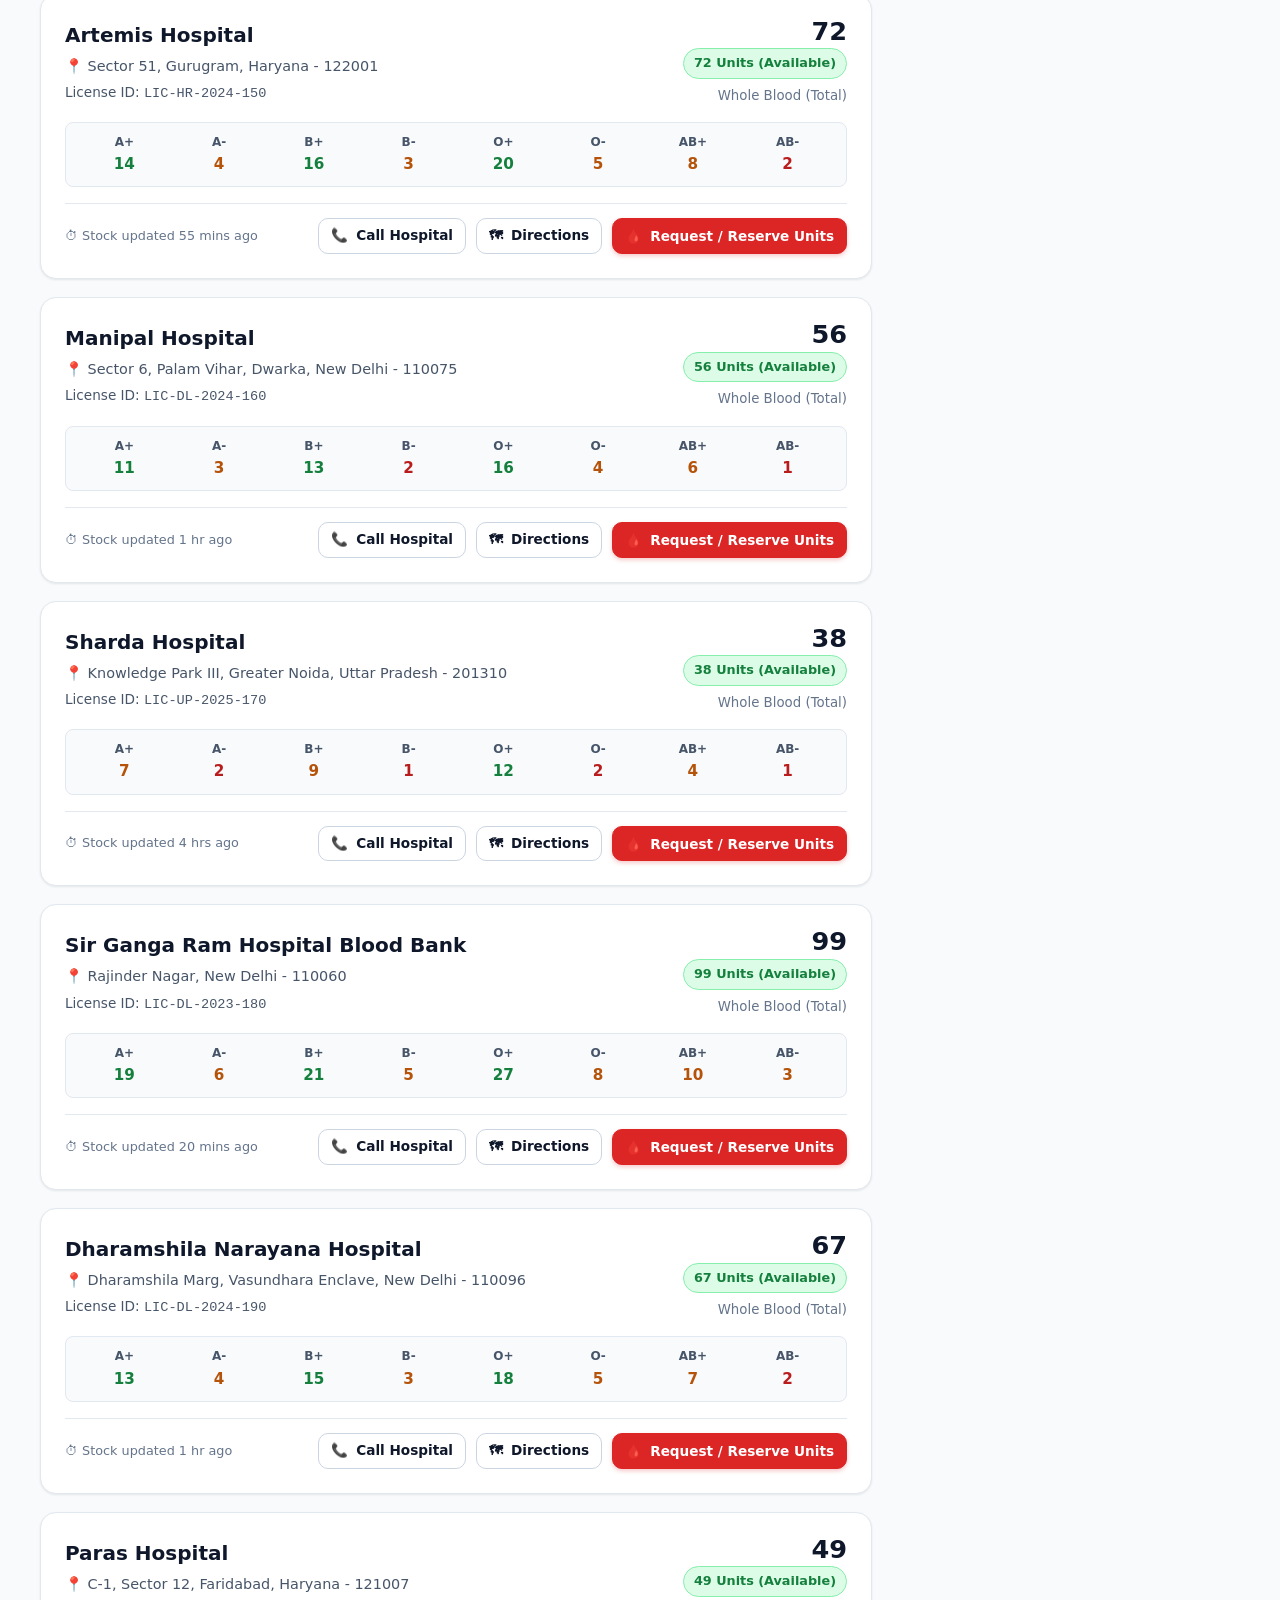
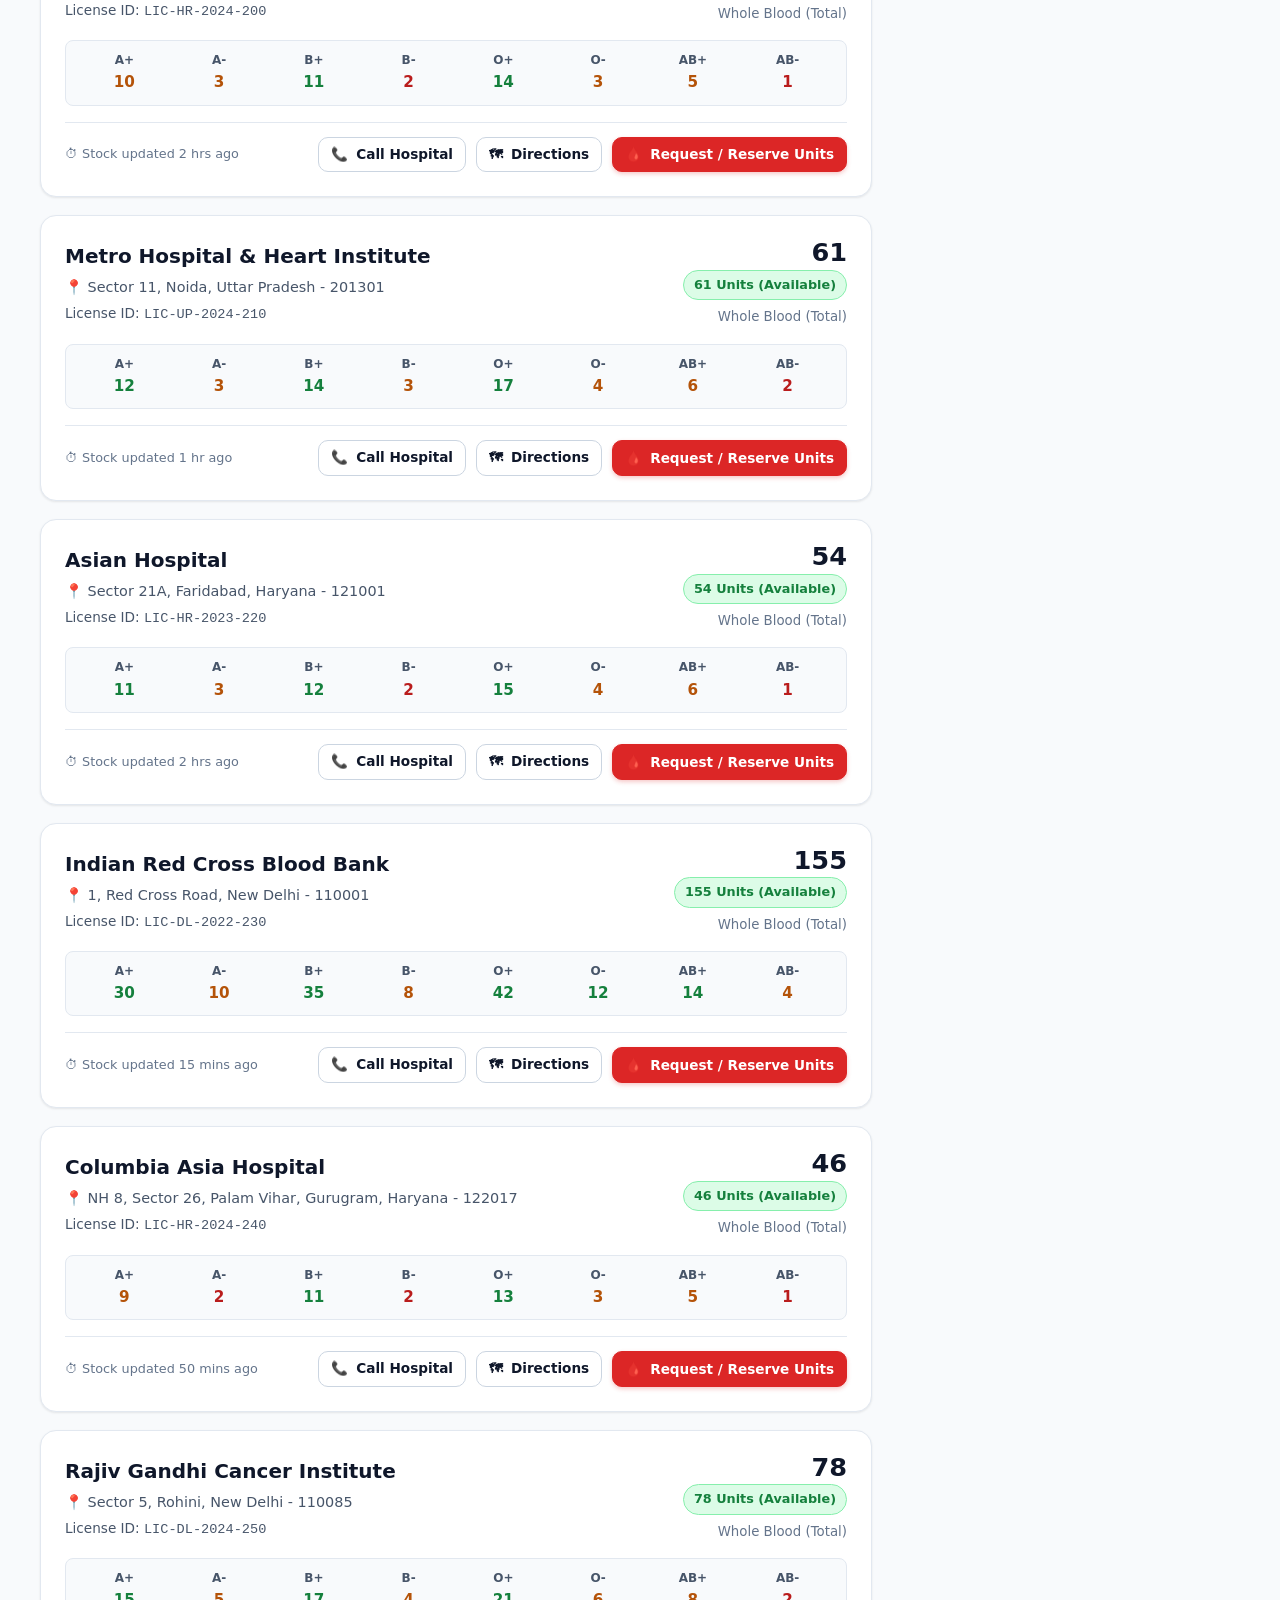
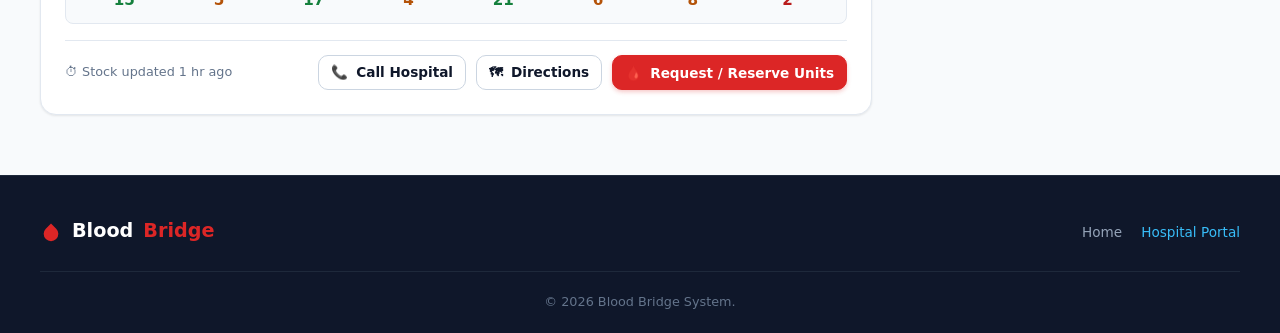
<file: patient-search.html>
<!DOCTYPE html>
<html lang="en">
<head>
  <meta charset="UTF-8">
  <meta name="viewport" content="width=device-width, initial-scale=1.0">
  <title>Nearby Blood Availability &amp; Request Portal | Blood Bridge</title>
  <link rel="stylesheet" href="style.css">
</head>
<body>

  <!-- Top Emergency Line Banner -->
  <aside class="emergency-banner" role="alert">
    <div class="container emergency-banner-content">
      <div class="emergency-info">
        <span class="pulse-indicator"></span>
        <span><strong>Emergency Blood Locator:</strong> 24/7 Verified Hospital &amp; Blood Bank Real-Time Inventory.</span>
      </div>
      <div>
        <a href="tel:1800256632" class="helpline-link">Call Emergency Dispatch: 1800-256-632</a>
      </div>
    </div>
  </aside>

  <!-- Navigation Bar -->
  <header class="navbar">
    <div class="container navbar-container">
      <a href="index.html" class="brand">
        <div class="brand-icon">
          <svg viewBox="0 0 24 24" width="26" height="26" fill="currentColor">
            <path d="M12 2.69l5.66 5.66a8 8 0 1 1-11.31 0z"/>
          </svg>
        </div>
        <div class="brand-text">
          <div class="brand-title">Blood<span>Bridge</span></div>
          <div class="brand-tagline">Healthcare Inventory &amp; Donor Network</div>
        </div>
      </a>

      <nav class="nav-links">
        <a href="index.html" class="nav-item">Home</a>
        <a href="patient-search.html" class="nav-item active">Find Blood Availability</a>
        <a href="hospital-dashboard.html" class="nav-item">Hospital Portal</a>
      </nav>

      <div class="nav-auth-group" id="patientNavAuth">
        <!-- Injected via JavaScript -->
        <a href="auth.html?role=patient" class="btn btn-outline btn-sm">Patient Sign In</a>
      </div>
    </div>
  </header>

  <!-- Portal Header -->
  <section class="patient-portal-header">
    <div class="container">
      <div style="display: flex; align-items: center; justify-content: space-between; flex-wrap: wrap; gap: 16px;">
        <div>
          <span style="font-size: 0.8rem; font-weight: 800; text-transform: uppercase; letter-spacing: 0.05em; background: rgba(255,255,255,0.2); padding: 4px 10px; border-radius: 9999px;">
            Live Hospital Network
          </span>
          <h1 style="font-size: 2.2rem; font-weight: 900; margin-top: 8px;">
            Search Nearby Blood Availability
          </h1>
          <p style="color: #fecdd3; font-size: 1.05rem; margin-top: 4px;">
            Instant real-time stock lookup across registered hospitals. Reserve units or contact facilities directly.
          </p>
        </div>
        <div>
          <button id="btnOpenMyRequests" class="btn btn-outline-white btn-sm">
            <span>&#128203;</span> My Submitted Requests (<span id="myRequestsBadgeCount">0</span>)
          </button>
        </div>
      </div>
    </div>
  </section>

  <!-- MAIN SEARCH & COMPATIBILITY CONTENT -->
  <main class="container">

    <!-- Search & Filter Bar -->
    <div class="search-filter-card">
      <form id="searchFilterForm">
        <div class="filter-grid">
          <div class="form-group" style="margin-bottom: 0;">
            <label for="filterCity">Select City / Area</label>
            <select id="filterCity" class="form-control">
              <option value="ALL">All Cities &amp; Regions</option>
              <!-- Populated dynamically from registered hospitals -->
            </select>
          </div>

          <div class="form-group" style="margin-bottom: 0;">
            <label for="filterComponent">Component</label>
            <select id="filterComponent" class="form-control">
              <option value="Whole Blood">Whole Blood</option>
              <option value="Plasma">Plasma (FFP)</option>
              <option value="RBC">Red Blood Cells (RBC)</option>
              <option value="WBC">White Blood Cells (WBC)</option>
            </select>
          </div>

          <div class="form-group" style="margin-bottom: 0;">
            <label for="filterBloodGroup">Target Blood Group</label>
            <select id="filterBloodGroup" class="form-control">
              <option value="ALL">All Blood Groups</option>
              <option value="O+">O+</option>
              <option value="O-">O- (Universal)</option>
              <option value="A+">A+</option>
              <option value="A-">A-</option>
              <option value="B+">B+</option>
              <option value="B-">B-</option>
              <option value="AB+">AB+</option>
              <option value="AB-">AB-</option>
            </select>
          </div>

          <div class="form-group" style="margin-bottom: 0; min-width: 140px;">
            <label>&nbsp;</label>
            <button type="button" id="btnResetFilters" class="btn btn-outline btn-block">
              Reset Filters
            </button>
          </div>
        </div>
      </form>
    </div>

    <!-- Layout: Left Results Column + Right Compatibility Sidebar -->
    <div class="patient-main-layout">

      <!-- LEFT: Hospital Result Cards Column -->
      <section>
        <div class="results-heading-row">
          <div>
            <h2 id="resultsHeading">Available Hospital Stock (5 Facilities)</h2>
            <p style="font-size: 0.85rem; color: var(--text-muted);" id="resultsSubheading">
              Showing verified clinical inventory updated in real-time by hospital blood banks.
            </p>
          </div>
          <span style="font-size: 0.8rem; font-weight: 700; color: #15803d; background: #dcfce7; padding: 4px 10px; border-radius: 9999px;">
            &#10003; Live Synchronized
          </span>
        </div>

        <div class="hospital-results-list" id="hospitalResultsList">
          <!-- Rendered dynamically via patient.js -->
        </div>
      </section>

      <!-- RIGHT: Interactive Blood Compatibility Checker Widget -->
      <aside>
        <div class="compatibility-widget">
          <div class="compat-header">
            <h3>
              <span>&#129656;</span> Compatibility Checker
            </h3>
            <p>Select the patient's blood type to visualize safe compatible donor and recipient groups.</p>
          </div>

          <div class="compat-select-box">
            <label for="compatBloodGroupSelect" style="font-size: 0.85rem; margin-bottom: 6px; display: block;">Patient's Blood Group:</label>
            <select id="compatBloodGroupSelect" class="form-control">
              <option value="A+">A+ (A Positive)</option>
              <option value="A-">A- (A Negative)</option>
              <option value="B+">B+ (B Positive)</option>
              <option value="B-">B- (B Negative)</option>
              <option value="O+" selected>O+ (O Positive)</option>
              <option value="O-">O- (Universal Donor)</option>
              <option value="AB+">AB+ (Universal Recipient)</option>
              <option value="AB-">AB- (AB Negative)</option>
            </select>
          </div>

          <div class="compat-results-box" id="compatResultsContainer">
            <!-- Rendered dynamically via patient.js -->
          </div>

          <div style="margin-top: 16px; font-size: 0.775rem; color: var(--text-muted); line-height: 1.45; border-top: 1px solid var(--border-slate); padding-top: 12px;">
            <strong>Clinical Safety Protocol:</strong> In extreme emergencies, <strong>O- Negative</strong> Red Blood Cells can be administered to patients of any blood group pending laboratory crossmatching.
          </div>
        </div>
      </aside>

    </div>
  </main>

  <!-- ========================================== -->
  <!-- MODALS -->
  <!-- ========================================== -->

  <!-- 1. REQUEST / RESERVE UNITS MODAL -->
  <div class="modal-backdrop hidden" id="requestReserveModal">
    <div class="modal-dialog">
      <div class="modal-header">
        <div>
          <h3 class="modal-title">Submit Urgent Blood Request Ticket</h3>
          <p style="font-size: 0.85rem; color: var(--text-muted);">This ticket appears immediately in the target hospital's command dashboard.</p>
        </div>
        <button class="modal-close-btn" onclick="closeModal('requestReserveModal')">&times;</button>
      </div>

      <form id="reserveUnitsForm">
        <div class="modal-body">
          <input type="hidden" id="modalTargetHospId">

          <div class="form-group">
            <label>Selected Healthcare Facility</label>
            <input type="text" id="modalTargetHospName" class="form-control" readonly style="background-color: var(--bg-slate); font-weight: 700;">
          </div>

          <div class="form-row">
            <div class="form-group">
              <label for="modalPatientName">Patient Full Name <span class="required">*</span></label>
              <input type="text" id="modalPatientName" class="form-control" required placeholder="e.g. Rahul Sharma">
            </div>
            <div class="form-group">
              <label for="modalPatientPhone">Attendant Contact Mobile <span class="required">*</span></label>
              <input type="tel" id="modalPatientPhone" class="form-control" required placeholder="e.g. +91-98765-43210">
            </div>
          </div>

          <div class="form-row">
            <div class="form-group">
              <label for="modalBloodGroup">Required Blood Group <span class="required">*</span></label>
              <select id="modalBloodGroup" class="form-control" required>
                <option value="O+">O+</option>
                <option value="O-">O- (Universal)</option>
                <option value="A+">A+</option>
                <option value="A-">A-</option>
                <option value="B+">B+</option>
                <option value="B-">B-</option>
                <option value="AB+">AB+</option>
                <option value="AB-">AB-</option>
              </select>
            </div>
            <div class="form-group">
              <label for="modalComponent">Component <span class="required">*</span></label>
              <select id="modalComponent" class="form-control" required>
                <option value="Whole Blood">Whole Blood</option>
                <option value="Plasma">Plasma (FFP)</option>
                <option value="RBC">Red Blood Cells (RBC)</option>
                <option value="WBC">White Blood Cells (WBC)</option>
              </select>
            </div>
          </div>

          <div class="form-row">
            <div class="form-group">
              <label for="modalUnits">Units (Bags) Needed <span class="required">*</span></label>
              <input type="number" id="modalUnits" class="form-control" min="1" max="10" value="1" required>
            </div>
            <div class="form-group">
              <label for="modalUrgency">Urgency Classification <span class="required">*</span></label>
              <select id="modalUrgency" class="form-control" required>
                <option value="Critical Emergency">Critical Emergency (Immediate need)</option>
                <option value="Urgent">Urgent (Within 6-12 Hours)</option>
                <option value="Standard">Standard (Within 24-48 Hours)</option>
              </select>
            </div>
          </div>

          <div class="form-group">
            <label for="modalNotes">Clinical Notes / IPD Room / Doctor Reference (Optional)</label>
            <textarea id="modalNotes" class="form-control" rows="2" placeholder="e.g. Scheduled for cardiac bypass at 8 AM. Need 2 units for standby."></textarea>
          </div>
        </div>

        <div class="modal-footer">
          <button type="button" class="btn btn-outline" onclick="closeModal('requestReserveModal')">Cancel</button>
          <button type="submit" class="btn btn-primary">Transmit Request Ticket &rarr;</button>
        </div>
      </form>
    </div>
  </div>

  <!-- 2. MY SUBMITTED REQUESTS MODAL -->
  <div class="modal-backdrop hidden" id="myRequestsModal">
    <div class="modal-dialog" style="max-width: 720px;">
      <div class="modal-header">
        <div>
          <h3 class="modal-title">My Submitted Blood Requests</h3>
          <p style="font-size: 0.85rem; color: var(--text-muted);">Real-time tracking of requests submitted from this browser or patient account.</p>
        </div>
        <button class="modal-close-btn" onclick="closeModal('myRequestsModal')">&times;</button>
      </div>

      <div class="modal-body" id="myRequestsModalBody">
        <!-- Rendered via patient.js -->
      </div>

      <div class="modal-footer">
        <button type="button" class="btn btn-outline" onclick="closeModal('myRequestsModal')">Close</button>
      </div>
    </div>
  </div>

  <!-- Global Footer -->
  <footer class="app-footer">
    <div class="container">
      <div class="footer-content">
        <div class="footer-brand">
          <svg viewBox="0 0 24 24" width="22" height="22" fill="#dc2626">
            <path d="M12 2.69l5.66 5.66a8 8 0 1 1-11.31 0z"/>
          </svg>
          Blood<span>Bridge</span>
        </div>
        <div>
          <a href="index.html" style="color: #94a3b8; text-decoration: none; font-size: 0.85rem; margin-right: 14px;">Home</a>
          <a href="auth.html?role=hospital" style="color: #38bdf8; text-decoration: none; font-size: 0.85rem;">Hospital Portal</a>
        </div>
      </div>
      <div class="footer-copyright">
        &copy; 2026 Blood Bridge System.
      </div>
    </div>
  </footer>

  <script src="storage.js"></script>
  <script src="patient.js"></script>
</body>
</html>
</file>
<file: style.css>
/* ==========================================================================
   Blood Bridge - Modern Medical Design System
   File: style.css
   Colors: Medical Crimson (#DC2626), Crisp White (#FFFFFF), Deep Teal (#0284C7), Soft Slate (#F8FAFC)
   ========================================================================== */

:root {
  /* Brand Colors */
  --primary-red: #dc2626;
  --primary-red-hover: #b91c1c;
  --primary-red-dark: #991b1b;
  --primary-red-light: #fee2e2;
  --primary-red-border: #fca5a5;

  --hospital-blue: #0284c7;
  --hospital-blue-hover: #0369a1;
  --hospital-blue-dark: #075985;
  --hospital-blue-light: #e0f2fe;

  --neutral-white: #ffffff;
  --bg-slate: #f8fafc;
  --bg-slate-alt: #f1f5f9;
  --border-slate: #e2e8f0;
  --border-slate-dark: #cbd5e1;

  --text-dark: #0f172a;
  --text-muted: #475569;
  --text-subtle: #64748b;

  /* Stock Badge Colors */
  --badge-avail-bg: #dcfce7;
  --badge-avail-text: #15803d;
  --badge-avail-border: #86efac;

  --badge-low-bg: #fef3c7;
  --badge-low-text: #b45309;
  --badge-low-border: #fde68a;

  --badge-crit-bg: #fee2e2;
  --badge-crit-text: #b91c1c;
  --badge-crit-border: #fca5a5;

  /* Elevation Shadows & Radius */
  --shadow-sm: 0 1px 3px rgba(0, 0, 0, 0.05), 0 1px 2px rgba(0, 0, 0, 0.04);
  --shadow-md: 0 4px 6px -1px rgba(0, 0, 0, 0.08), 0 2px 4px -1px rgba(0, 0, 0, 0.04);
  --shadow-lg: 0 10px 15px -3px rgba(0, 0, 0, 0.08), 0 4px 6px -2px rgba(0, 0, 0, 0.04);
  --shadow-xl: 0 20px 25px -5px rgba(0, 0, 0, 0.1), 0 10px 10px -5px rgba(0, 0, 0, 0.04);

  --radius-sm: 6px;
  --radius-md: 10px;
  --radius-lg: 16px;
  --radius-full: 9999px;

  --font-sans: system-ui, -apple-system, BlinkMacSystemFont, "Segoe UI", Roboto, "Helvetica Neue", Arial, sans-serif;
  --transition: 0.2s ease;
}

/* Base Reset */
*, *::before, *::after {
  box-sizing: border-box;
  margin: 0;
  padding: 0;
}

html {
  font-size: 16px;
  scroll-behavior: smooth;
}

body {
  font-family: var(--font-sans);
  background-color: var(--bg-slate);
  color: var(--text-dark);
  line-height: 1.6;
  min-height: 100vh;
  display: flex;
  flex-direction: column;
}

/* Accessibility */
:focus-visible {
  outline: 3px solid var(--primary-red);
  outline-offset: 2px;
}

/* Layout Containers */
.container {
  width: 100%;
  max-width: 1240px;
  margin: 0 auto;
  padding: 0 20px;
}

.hidden {
  display: none !important;
}

/* ==========================================================================
   TOP EMERGENCY BANNER
   ========================================================================== */
.emergency-banner {
  background-color: #991b1b;
  color: #ffffff;
  padding: 8px 0;
  font-size: 0.875rem;
}

.emergency-banner-content {
  display: flex;
  align-items: center;
  justify-content: space-between;
  gap: 16px;
}

.emergency-info {
  display: flex;
  align-items: center;
  gap: 8px;
}

.pulse-indicator {
  width: 10px;
  height: 10px;
  background-color: #f87171;
  border-radius: 50%;
  box-shadow: 0 0 0 0 rgba(248, 113, 113, 0.7);
  animation: pulse-ring 2s infinite;
}

@keyframes pulse-ring {
  0% { transform: scale(0.95); box-shadow: 0 0 0 0 rgba(248, 113, 113, 0.7); }
  70% { transform: scale(1); box-shadow: 0 0 0 8px rgba(248, 113, 113, 0); }
  100% { transform: scale(0.95); box-shadow: 0 0 0 0 rgba(248, 113, 113, 0); }
}

.helpline-link {
  color: #fef08a;
  font-weight: 700;
  text-decoration: underline;
}

/* ==========================================================================
   GLOBAL NAVIGATION BAR
   ========================================================================== */
.navbar {
  background-color: var(--neutral-white);
  border-bottom: 1px solid var(--border-slate);
  position: sticky;
  top: 0;
  z-index: 1000;
  box-shadow: var(--shadow-sm);
}

.navbar-container {
  display: flex;
  align-items: center;
  justify-content: space-between;
  height: 72px;
}

.brand {
  display: flex;
  align-items: center;
  gap: 12px;
  text-decoration: none;
  color: var(--text-dark);
}

.brand-icon {
  width: 44px;
  height: 44px;
  background: linear-gradient(135deg, var(--primary-red), var(--primary-red-dark));
  border-radius: var(--radius-md);
  color: #fff;
  display: flex;
  align-items: center;
  justify-content: center;
  box-shadow: 0 4px 8px rgba(220, 38, 38, 0.3);
}

.brand-title {
  font-size: 1.35rem;
  font-weight: 800;
  letter-spacing: -0.02em;
  line-height: 1.1;
}

.brand-title span {
  color: var(--primary-red);
}

.brand-tagline {
  font-size: 0.75rem;
  color: var(--text-subtle);
  font-weight: 500;
}

.nav-links {
  display: flex;
  align-items: center;
  gap: 20px;
}

.nav-item {
  color: var(--text-muted);
  text-decoration: none;
  font-weight: 600;
  font-size: 0.95rem;
  padding: 8px 12px;
  border-radius: var(--radius-sm);
  transition: all var(--transition);
}

.nav-item:hover, .nav-item.active {
  color: var(--primary-red);
  background-color: var(--primary-red-light);
}

.nav-auth-group {
  display: flex;
  align-items: center;
  gap: 10px;
}

/* User Profile Pill in Navbar */
.user-profile-pill {
  display: flex;
  align-items: center;
  gap: 10px;
  background-color: var(--bg-slate-alt);
  padding: 4px 14px;
  border-radius: var(--radius-full);
  border: 1px solid var(--border-slate);
}

.user-role-badge {
  font-size: 0.7rem;
  font-weight: 700;
  text-transform: uppercase;
  padding: 2px 8px;
  border-radius: var(--radius-full);
  background-color: var(--primary-red-light);
  color: var(--primary-red);
}

.user-role-badge.hospital-badge {
  background-color: var(--hospital-blue-light);
  color: var(--hospital-blue-dark);
}

.user-display-name {
  font-size: 0.875rem;
  font-weight: 600;
  color: var(--text-dark);
}

/* ==========================================================================
   BUTTONS
   ========================================================================== */
.btn {
  display: inline-flex;
  align-items: center;
  justify-content: center;
  gap: 8px;
  font-family: inherit;
  font-size: 0.95rem;
  font-weight: 600;
  padding: 10px 20px;
  border-radius: var(--radius-md);
  border: 1px solid transparent;
  cursor: pointer;
  text-decoration: none;
  transition: all var(--transition);
  white-space: nowrap;
}

.btn:active {
  transform: translateY(1px);
}

.btn-primary {
  background-color: var(--primary-red);
  color: #ffffff;
  border-color: var(--primary-red);
  box-shadow: 0 2px 4px rgba(220, 38, 38, 0.25);
}

.btn-primary:hover {
  background-color: var(--primary-red-hover);
  border-color: var(--primary-red-hover);
}

.btn-teal {
  background-color: var(--hospital-blue);
  color: #ffffff;
  border-color: var(--hospital-blue);
  box-shadow: 0 2px 4px rgba(2, 132, 199, 0.25);
}

.btn-teal:hover {
  background-color: var(--hospital-blue-hover);
  border-color: var(--hospital-blue-hover);
}

.btn-outline {
  background-color: transparent;
  border-color: var(--border-slate-dark);
  color: var(--text-dark);
}

.btn-outline:hover {
  background-color: var(--bg-slate-alt);
}

.btn-outline-red {
  background-color: transparent;
  border-color: var(--primary-red);
  color: var(--primary-red);
}

.btn-outline-red:hover {
  background-color: var(--primary-red-light);
}

.btn-outline-teal {
  background-color: transparent;
  border-color: var(--hospital-blue);
  color: var(--hospital-blue);
}

.btn-outline-teal:hover {
  background-color: var(--hospital-blue-light);
}

.btn-success {
  background-color: #15803d;
  color: #ffffff;
}

.btn-success:hover {
  background-color: #166534;
}

.btn-danger {
  background-color: #dc2626;
  color: #ffffff;
}

.btn-danger:hover {
  background-color: #b91c1c;
}

.btn-sm {
  padding: 6px 12px;
  font-size: 0.85rem;
}

.btn-xs {
  padding: 4px 8px;
  font-size: 0.75rem;
  border-radius: var(--radius-sm);
}

.btn-lg {
  padding: 14px 28px;
  font-size: 1.05rem;
}

.btn-block {
  width: 100%;
}

/* Pulsing Emergency Action Button */
.btn-emergency {
  background-color: var(--primary-red);
  color: #ffffff;
  font-weight: 700;
  border-radius: var(--radius-full);
  padding: 10px 18px;
  box-shadow: 0 0 0 0 rgba(220, 38, 38, 0.7);
  animation: pulse-danger 2s infinite;
}

@keyframes pulse-danger {
  0% { box-shadow: 0 0 0 0 rgba(220, 38, 38, 0.7); }
  70% { box-shadow: 0 0 0 10px rgba(220, 38, 38, 0); }
  100% { box-shadow: 0 0 0 0 rgba(220, 38, 38, 0); }
}

/* ==========================================================================
   STOCK STATUS BADGES
   ========================================================================== */
.badge-status {
  display: inline-flex;
  align-items: center;
  gap: 6px;
  padding: 4px 10px;
  border-radius: var(--radius-full);
  font-size: 0.8rem;
  font-weight: 700;
  border: 1px solid transparent;
}

.badge-available {
  background-color: var(--badge-avail-bg);
  color: var(--badge-avail-text);
  border-color: var(--badge-avail-border);
}

.badge-low {
  background-color: var(--badge-low-bg);
  color: var(--badge-low-text);
  border-color: var(--badge-low-border);
}

.badge-critical {
  background-color: var(--badge-crit-bg);
  color: var(--badge-crit-text);
  border-color: var(--badge-crit-border);
}

/* Blood Group Pill */
.blood-pill {
  display: inline-flex;
  align-items: center;
  justify-content: center;
  background-color: var(--primary-red);
  color: #ffffff;
  font-weight: 800;
  font-size: 1rem;
  min-width: 44px;
  height: 36px;
  padding: 0 8px;
  border-radius: var(--radius-md);
  box-shadow: 0 2px 4px rgba(220, 38, 38, 0.25);
}

/* ==========================================================================
   INDEX.HTML: HERO & LANDING PAGE
   ========================================================================== */
.hero-section {
  background: linear-gradient(180deg, #ffffff 0%, #fef2f2 100%);
  padding: 64px 0;
  border-bottom: 1px solid var(--border-slate);
}

.hero-grid {
  display: grid;
  grid-template-columns: 1.2fr 0.8fr;
  gap: 48px;
  align-items: center;
}

.hero-badge-tag {
  display: inline-flex;
  align-items: center;
  gap: 8px;
  background-color: var(--primary-red-light);
  color: var(--primary-red-dark);
  font-size: 0.85rem;
  font-weight: 700;
  padding: 6px 14px;
  border-radius: var(--radius-full);
  margin-bottom: 18px;
}

.hero-title {
  font-size: 3rem;
  font-weight: 900;
  line-height: 1.15;
  color: var(--text-dark);
  letter-spacing: -0.03em;
  margin-bottom: 20px;
}

.hero-title span {
  color: var(--primary-red);
}

.hero-description {
  font-size: 1.15rem;
  color: var(--text-muted);
  line-height: 1.6;
  margin-bottom: 32px;
}

.hero-actions-row {
  display: flex;
  gap: 16px;
  flex-wrap: wrap;
}

/* Role Selection Cards in Hero Right */
.role-cards-container {
  display: flex;
  flex-direction: column;
  gap: 20px;
}

.role-card {
  background-color: var(--neutral-white);
  border: 2px solid var(--border-slate);
  border-radius: var(--radius-lg);
  padding: 24px;
  box-shadow: var(--shadow-md);
  transition: all var(--transition);
  display: flex;
  gap: 18px;
  align-items: flex-start;
}

.role-card:hover {
  transform: translateY(-2px);
  box-shadow: var(--shadow-lg);
}

.role-card.hospital-role:hover {
  border-color: var(--hospital-blue);
}

.role-card.patient-role:hover {
  border-color: var(--primary-red);
}

.role-card-icon {
  width: 52px;
  height: 52px;
  border-radius: var(--radius-md);
  display: flex;
  align-items: center;
  justify-content: center;
  flex-shrink: 0;
}

.role-card.hospital-role .role-card-icon {
  background-color: var(--hospital-blue-light);
  color: var(--hospital-blue-dark);
}

.role-card.patient-role .role-card-icon {
  background-color: var(--primary-red-light);
  color: var(--primary-red);
}

.role-card-content h3 {
  font-size: 1.2rem;
  font-weight: 800;
  margin-bottom: 6px;
  color: var(--text-dark);
}

.role-card-content p {
  font-size: 0.9rem;
  color: var(--text-muted);
  margin-bottom: 16px;
  line-height: 1.45;
}

/* Live Network Summary Counters */
.network-stats-section {
  background-color: var(--neutral-white);
  padding: 36px 0;
  border-bottom: 1px solid var(--border-slate);
}

.stats-grid {
  display: grid;
  grid-template-columns: repeat(4, 1fr);
  gap: 24px;
  text-align: center;
}

.stat-item {
  display: flex;
  flex-direction: column;
  align-items: center;
}

.stat-number {
  font-size: 2.5rem;
  font-weight: 900;
  color: var(--primary-red);
  line-height: 1.1;
  margin-bottom: 6px;
}

.stat-label {
  font-size: 0.875rem;
  font-weight: 700;
  color: var(--text-muted);
  text-transform: uppercase;
  letter-spacing: 0.05em;
}

/* ==========================================================================
   AUTH.HTML: LOGIN & REGISTRATION
   ========================================================================== */
.auth-wrapper {
  padding: 50px 0;
  flex: 1;
  display: flex;
  align-items: center;
}

.auth-card {
  background-color: var(--neutral-white);
  border: 1px solid var(--border-slate);
  border-radius: var(--radius-lg);
  box-shadow: var(--shadow-lg);
  max-width: 680px;
  margin: 0 auto;
  overflow: hidden;
}

.auth-header {
  text-align: center;
  padding: 32px 32px 20px 32px;
  background: linear-gradient(180deg, #ffffff, #fafafa);
  border-bottom: 1px solid var(--border-slate);
}

.auth-header h1 {
  font-size: 1.75rem;
  font-weight: 800;
  color: var(--text-dark);
  margin-bottom: 6px;
}

.auth-header p {
  color: var(--text-muted);
  font-size: 0.95rem;
}

/* Role Selector Tabs */
.auth-role-tabs {
  display: flex;
  background-color: var(--bg-slate-alt);
  border-bottom: 2px solid var(--border-slate);
}

.auth-role-btn {
  flex: 1;
  padding: 16px;
  border: none;
  background: transparent;
  font-family: inherit;
  font-size: 1rem;
  font-weight: 700;
  color: var(--text-muted);
  cursor: pointer;
  display: flex;
  align-items: center;
  justify-content: center;
  gap: 8px;
  transition: all var(--transition);
}

.auth-role-btn.active {
  background-color: var(--neutral-white);
  color: var(--text-dark);
  border-bottom: 3px solid var(--primary-red);
}

.auth-role-btn.hospital-tab.active {
  border-bottom-color: var(--hospital-blue);
  color: var(--hospital-blue-dark);
}

/* Action Switcher: Login vs Register */
.auth-action-switch {
  display: flex;
  justify-content: center;
  gap: 8px;
  padding: 16px 32px 0 32px;
}

.action-pill {
  padding: 6px 18px;
  font-size: 0.85rem;
  font-weight: 700;
  border-radius: var(--radius-full);
  border: 1px solid var(--border-slate);
  background-color: var(--bg-slate);
  color: var(--text-muted);
  cursor: pointer;
}

.action-pill.active {
  background-color: var(--primary-red);
  color: #fff;
  border-color: var(--primary-red);
}

.auth-body {
  padding: 28px 32px 36px 32px;
}

/* Forms */
.form-group {
  display: flex;
  flex-direction: column;
  gap: 6px;
  margin-bottom: 16px;
}

.form-row {
  display: flex;
  gap: 16px;
}

.form-row .form-group {
  flex: 1;
}

label {
  font-size: 0.875rem;
  font-weight: 700;
  color: var(--text-dark);
}

.required {
  color: var(--primary-red);
}

.form-control {
  font-family: inherit;
  font-size: 0.95rem;
  color: var(--text-dark);
  background-color: var(--neutral-white);
  border: 1.5px solid var(--border-slate-dark);
  border-radius: var(--radius-md);
  padding: 10px 14px;
  transition: all var(--transition);
  width: 100%;
}

.form-control:focus {
  border-color: var(--primary-red);
  box-shadow: 0 0 0 3px rgba(220, 38, 38, 0.15);
  outline: none;
}

/* Demo Credentials Box */
.demo-accounts-card {
  margin-top: 24px;
  background-color: var(--bg-slate);
  border: 1px dashed var(--border-slate-dark);
  border-radius: var(--radius-md);
  padding: 16px;
}

.demo-title {
  font-size: 0.8rem;
  font-weight: 800;
  text-transform: uppercase;
  color: var(--text-subtle);
  margin-bottom: 10px;
}

.demo-buttons-row {
  display: flex;
  gap: 10px;
  flex-wrap: wrap;
}

/* ==========================================================================
   HOSPITAL-DASHBOARD.HTML: INVENTORY MANAGEMENT
   ========================================================================== */
.dashboard-header {
  background: linear-gradient(135deg, #0f172a 0%, #1e293b 100%);
  color: #ffffff;
  padding: 32px 0 24px 0;
  border-bottom: 1px solid #334155;
}

.dash-header-content {
  display: flex;
  align-items: center;
  justify-content: space-between;
  gap: 20px;
}

.hospital-meta {
  display: flex;
  flex-direction: column;
  gap: 4px;
}

.hospital-title-row {
  display: flex;
  align-items: center;
  gap: 12px;
}

.hospital-title-row h1 {
  font-size: 1.85rem;
  font-weight: 800;
}

.hospital-license-pill {
  background-color: rgba(255, 255, 255, 0.15);
  padding: 3px 10px;
  border-radius: var(--radius-full);
  font-size: 0.8rem;
  font-weight: 600;
  letter-spacing: 0.03em;
}

.hospital-details-line {
  font-size: 0.9rem;
  color: #94a3b8;
}

.dash-actions-row {
  display: flex;
  align-items: center;
  gap: 12px;
}

/* Component Navigation Tabs */
.component-tab-bar {
  display: flex;
  gap: 8px;
  background-color: var(--neutral-white);
  padding: 12px 0;
  border-bottom: 1px solid var(--border-slate);
  overflow-x: auto;
}

.comp-tab-btn {
  display: inline-flex;
  align-items: center;
  gap: 8px;
  padding: 10px 20px;
  border: 1px solid var(--border-slate);
  border-radius: var(--radius-md);
  background-color: var(--bg-slate);
  color: var(--text-muted);
  font-family: inherit;
  font-size: 0.95rem;
  font-weight: 700;
  cursor: pointer;
  white-space: nowrap;
  transition: all var(--transition);
}

.comp-tab-btn:hover {
  background-color: var(--bg-slate-alt);
  color: var(--text-dark);
}

.comp-tab-btn.active {
  background-color: var(--hospital-blue-light);
  border-color: var(--hospital-blue);
  color: var(--hospital-blue-dark);
}

/* Inventory Blood Group Cards Grid */
.inventory-grid {
  display: grid;
  grid-template-columns: repeat(4, 1fr);
  gap: 20px;
  margin: 28px 0;
}

.blood-group-card {
  background-color: var(--neutral-white);
  border: 1.5px solid var(--border-slate);
  border-radius: var(--radius-lg);
  padding: 20px;
  box-shadow: var(--shadow-sm);
  display: flex;
  flex-direction: column;
  gap: 14px;
  transition: all var(--transition);
}

.blood-group-card:hover {
  box-shadow: var(--shadow-md);
  border-color: var(--border-slate-dark);
}

.bg-card-header {
  display: flex;
  align-items: center;
  justify-content: space-between;
}

.bg-group-title {
  font-size: 1.5rem;
  font-weight: 900;
  color: var(--primary-red);
}

/* Stock Adjuster Row: Minus, Input, Plus */
.stock-adjuster {
  display: flex;
  align-items: center;
  gap: 8px;
}

.btn-adjust {
  width: 40px;
  height: 40px;
  border-radius: var(--radius-md);
  border: 1px solid var(--border-slate-dark);
  background-color: var(--bg-slate);
  color: var(--text-dark);
  font-size: 1.2rem;
  font-weight: 800;
  cursor: pointer;
  display: flex;
  align-items: center;
  justify-content: center;
  transition: all var(--transition);
}

.btn-adjust:hover {
  background-color: var(--bg-slate-alt);
  border-color: var(--text-muted);
}

.btn-adjust:active {
  transform: scale(0.95);
}

.stock-input {
  flex: 1;
  height: 40px;
  text-align: center;
  font-size: 1.25rem;
  font-weight: 800;
  color: var(--text-dark);
  border: 1.5px solid var(--border-slate-dark);
  border-radius: var(--radius-md);
  padding: 0 4px;
}

.stock-input:focus {
  border-color: var(--hospital-blue);
  outline: none;
}

/* Incoming Requests Panel */
.requests-panel {
  background-color: var(--neutral-white);
  border: 1px solid var(--border-slate);
  border-radius: var(--radius-lg);
  padding: 28px;
  box-shadow: var(--shadow-sm);
  margin-top: 36px;
}

.panel-header {
  display: flex;
  align-items: center;
  justify-content: space-between;
  margin-bottom: 20px;
  padding-bottom: 14px;
  border-bottom: 1px solid var(--border-slate);
}

.panel-header h2 {
  font-size: 1.35rem;
  font-weight: 800;
  color: var(--text-dark);
}

.requests-table {
  width: 100%;
  border-collapse: collapse;
  font-size: 0.9rem;
}

.requests-table th {
  background-color: var(--bg-slate);
  color: var(--text-muted);
  font-weight: 700;
  text-transform: uppercase;
  font-size: 0.75rem;
  letter-spacing: 0.05em;
  padding: 12px 14px;
  border-bottom: 2px solid var(--border-slate);
  text-align: left;
}

.requests-table td {
  padding: 14px;
  border-bottom: 1px solid var(--border-slate);
  vertical-align: middle;
}

.requests-table tr:hover {
  background-color: var(--bg-slate);
}

/* ==========================================================================
   PATIENT-SEARCH.HTML: NEARBY AVAILABILITY & REQUEST PORTAL
   ========================================================================== */
.patient-portal-header {
  background: linear-gradient(135deg, #b91c1c 0%, #991b1b 100%);
  color: #ffffff;
  padding: 36px 0 24px 0;
}

.search-filter-card {
  background-color: var(--neutral-white);
  border: 1px solid var(--border-slate);
  border-radius: var(--radius-lg);
  padding: 24px;
  box-shadow: var(--shadow-sm);
  margin: 28px 0;
}

.filter-grid {
  display: grid;
  grid-template-columns: 2fr 1.2fr 1.2fr auto;
  gap: 16px;
  align-items: flex-end;
}

/* Patient Search Main Layout with Sidebar */
.patient-main-layout {
  display: grid;
  grid-template-columns: 1fr 340px;
  gap: 28px;
  align-items: flex-start;
  margin-bottom: 60px;
}

.results-heading-row {
  display: flex;
  align-items: center;
  justify-content: space-between;
  margin-bottom: 18px;
}

.results-heading-row h2 {
  font-size: 1.35rem;
  font-weight: 800;
}

.hospital-results-list {
  display: flex;
  flex-direction: column;
  gap: 18px;
}

/* Hospital Result Card */
.hospital-result-card {
  background-color: var(--neutral-white);
  border: 1.5px solid var(--border-slate);
  border-radius: var(--radius-lg);
  padding: 24px;
  box-shadow: var(--shadow-sm);
  transition: all var(--transition);
  display: flex;
  flex-direction: column;
  gap: 16px;
}

.hospital-result-card:hover {
  border-color: var(--primary-red-border);
  box-shadow: var(--shadow-md);
}

.hosp-card-top {
  display: flex;
  justify-content: space-between;
  align-items: flex-start;
}

.hosp-info-primary h3 {
  font-size: 1.25rem;
  font-weight: 800;
  color: var(--text-dark);
  margin-bottom: 4px;
}

.hosp-location-text {
  font-size: 0.9rem;
  color: var(--text-muted);
}

.stock-indicator-box {
  text-align: right;
  display: flex;
  flex-direction: column;
  align-items: flex-end;
  gap: 4px;
}

.stock-count-number {
  font-size: 1.6rem;
  font-weight: 900;
  color: var(--text-dark);
  line-height: 1;
}

.hosp-card-actions {
  display: flex;
  align-items: center;
  justify-content: space-between;
  padding-top: 14px;
  border-top: 1px solid var(--border-slate);
}

.hosp-action-buttons {
  display: flex;
  gap: 10px;
  flex-wrap: wrap;
}

.hosp-updated-time {
  font-size: 0.8rem;
  color: var(--text-subtle);
}

/* ==========================================================================
   COMPATIBILITY CHECKER WIDGET
   ========================================================================== */
.compatibility-widget {
  background-color: var(--neutral-white);
  border: 1px solid var(--border-slate);
  border-radius: var(--radius-lg);
  padding: 24px;
  box-shadow: var(--shadow-sm);
  position: sticky;
  top: 96px;
}

.compat-header {
  margin-bottom: 16px;
}

.compat-header h3 {
  font-size: 1.15rem;
  font-weight: 800;
  color: var(--text-dark);
  display: flex;
  align-items: center;
  gap: 8px;
}

.compat-header p {
  font-size: 0.825rem;
  color: var(--text-muted);
  margin-top: 4px;
}

.compat-select-box {
  margin-bottom: 18px;
}

.compat-results-box {
  background-color: var(--bg-slate);
  border: 1px solid var(--border-slate);
  border-radius: var(--radius-md);
  padding: 16px;
  display: flex;
  flex-direction: column;
  gap: 14px;
}

.compat-section-title {
  font-size: 0.8rem;
  font-weight: 800;
  text-transform: uppercase;
  color: var(--text-subtle);
  letter-spacing: 0.05em;
  margin-bottom: 6px;
}

.compat-pills-row {
  display: flex;
  flex-wrap: wrap;
  gap: 6px;
}

.compat-pill {
  padding: 4px 10px;
  font-size: 0.85rem;
  font-weight: 800;
  border-radius: var(--radius-sm);
  background-color: var(--neutral-white);
  border: 1px solid var(--border-slate-dark);
  color: var(--text-dark);
}

.compat-pill.highlight {
  background-color: var(--badge-avail-bg);
  border-color: var(--badge-avail-border);
  color: var(--badge-avail-text);
}

/* ==========================================================================
   MODALS
   ========================================================================== */
.modal-backdrop {
  position: fixed;
  top: 0;
  left: 0;
  width: 100%;
  height: 100%;
  background-color: rgba(15, 23, 42, 0.65);
  display: flex;
  align-items: center;
  justify-content: center;
  z-index: 2000;
  padding: 20px;
  backdrop-filter: blur(3px);
}

.modal-dialog {
  background-color: var(--neutral-white);
  border-radius: var(--radius-lg);
  box-shadow: var(--shadow-xl);
  width: 100%;
  max-width: 580px;
  max-height: 90vh;
  overflow-y: auto;
  animation: modalFadeIn 0.2s ease-out;
}

@keyframes modalFadeIn {
  from { opacity: 0; transform: scale(0.96); }
  to { opacity: 1; transform: scale(1); }
}

.modal-header {
  padding: 20px 24px;
  border-bottom: 1px solid var(--border-slate);
  display: flex;
  align-items: center;
  justify-content: space-between;
}

.modal-title {
  font-size: 1.25rem;
  font-weight: 800;
}

.modal-close-btn {
  background: transparent;
  border: none;
  font-size: 1.5rem;
  line-height: 1;
  color: var(--text-subtle);
  cursor: pointer;
}

.modal-close-btn:hover {
  color: var(--primary-red);
}

.modal-body {
  padding: 24px;
}

.modal-footer {
  padding: 16px 24px;
  border-top: 1px solid var(--border-slate);
  display: flex;
  justify-content: flex-end;
  gap: 10px;
}

/* ==========================================================================
   TOAST NOTIFICATIONS
   ========================================================================== */
.toast-container {
  position: fixed;
  bottom: 24px;
  right: 24px;
  z-index: 9999;
  display: flex;
  flex-direction: column;
  gap: 10px;
  pointer-events: none;
}

.toast {
  pointer-events: auto;
  background-color: #1e293b;
  color: #ffffff;
  padding: 14px 18px;
  border-radius: var(--radius-md);
  box-shadow: var(--shadow-xl);
  font-size: 0.9rem;
  font-weight: 600;
  display: flex;
  align-items: center;
  gap: 12px;
  min-width: 320px;
  max-width: 440px;
  animation: toastSlideIn 0.25s ease-out;
  transition: opacity 0.3s ease, transform 0.3s ease;
}

.toast-fadeout {
  opacity: 0;
  transform: translateX(20px);
}

@keyframes toastSlideIn {
  from { opacity: 0; transform: translateX(30px); }
  to { opacity: 1; transform: translateX(0); }
}

.toast-success { border-left: 5px solid #22c55e; }
.toast-danger, .toast-error { border-left: 5px solid #ef4444; }
.toast-warning { border-left: 5px solid #f59e0b; }
.toast-info { border-left: 5px solid #0ea5e9; }

.toast-icon {
  font-size: 1.15rem;
}

.toast-body {
  flex: 1;
  line-height: 1.4;
}

.toast-close {
  background: transparent;
  border: none;
  color: #94a3b8;
  font-size: 1.25rem;
  cursor: pointer;
  line-height: 1;
}

.toast-close:hover {
  color: #fff;
}

/* ==========================================================================
   APP FOOTER
   ========================================================================== */
.app-footer {
  margin-top: auto;
  background-color: #0f172a;
  color: #94a3b8;
  padding: 40px 0 20px 0;
  border-top: 1px solid #1e293b;
}

.footer-content {
  display: flex;
  justify-content: space-between;
  align-items: center;
  flex-wrap: wrap;
  gap: 20px;
  margin-bottom: 24px;
}

.footer-brand {
  display: flex;
  align-items: center;
  gap: 10px;
  color: #fff;
  font-weight: 800;
  font-size: 1.2rem;
}

.footer-brand span {
  color: var(--primary-red);
}

.footer-copyright {
  text-align: center;
  padding-top: 20px;
  border-top: 1px solid #1e293b;
  font-size: 0.8rem;
  color: #64748b;
}

/* ==========================================================================
   RESPONSIVE MEDIA QUERIES
   ========================================================================== */
@media (max-width: 1024px) {
  .hero-grid {
    grid-template-columns: 1fr;
    gap: 36px;
  }

  .stats-grid {
    grid-template-columns: repeat(2, 1fr);
    gap: 20px;
  }

  .inventory-grid {
    grid-template-columns: repeat(2, 1fr);
  }

  .patient-main-layout {
    grid-template-columns: 1fr;
  }

  .compatibility-widget {
    position: static;
  }
}

@media (max-width: 768px) {
  .navbar-container {
    height: auto;
    padding: 12px 0;
    flex-wrap: wrap;
    gap: 12px;
  }

  .nav-links {
    width: 100%;
    overflow-x: auto;
    padding-bottom: 4px;
  }

  .hero-title {
    font-size: 2.2rem;
  }

  .filter-grid {
    grid-template-columns: 1fr;
  }

  .form-row {
    flex-direction: column;
    gap: 0;
  }

  .inventory-grid {
    grid-template-columns: 1fr;
  }

  .dash-header-content {
    flex-direction: column;
    align-items: flex-start;
  }

  .hosp-card-actions {
    flex-direction: column;
    align-items: flex-start;
    gap: 12px;
  }

  .hosp-action-buttons {
    width: 100%;
  }

  .hosp-action-buttons .btn {
    flex: 1;
  }
}
</file>
